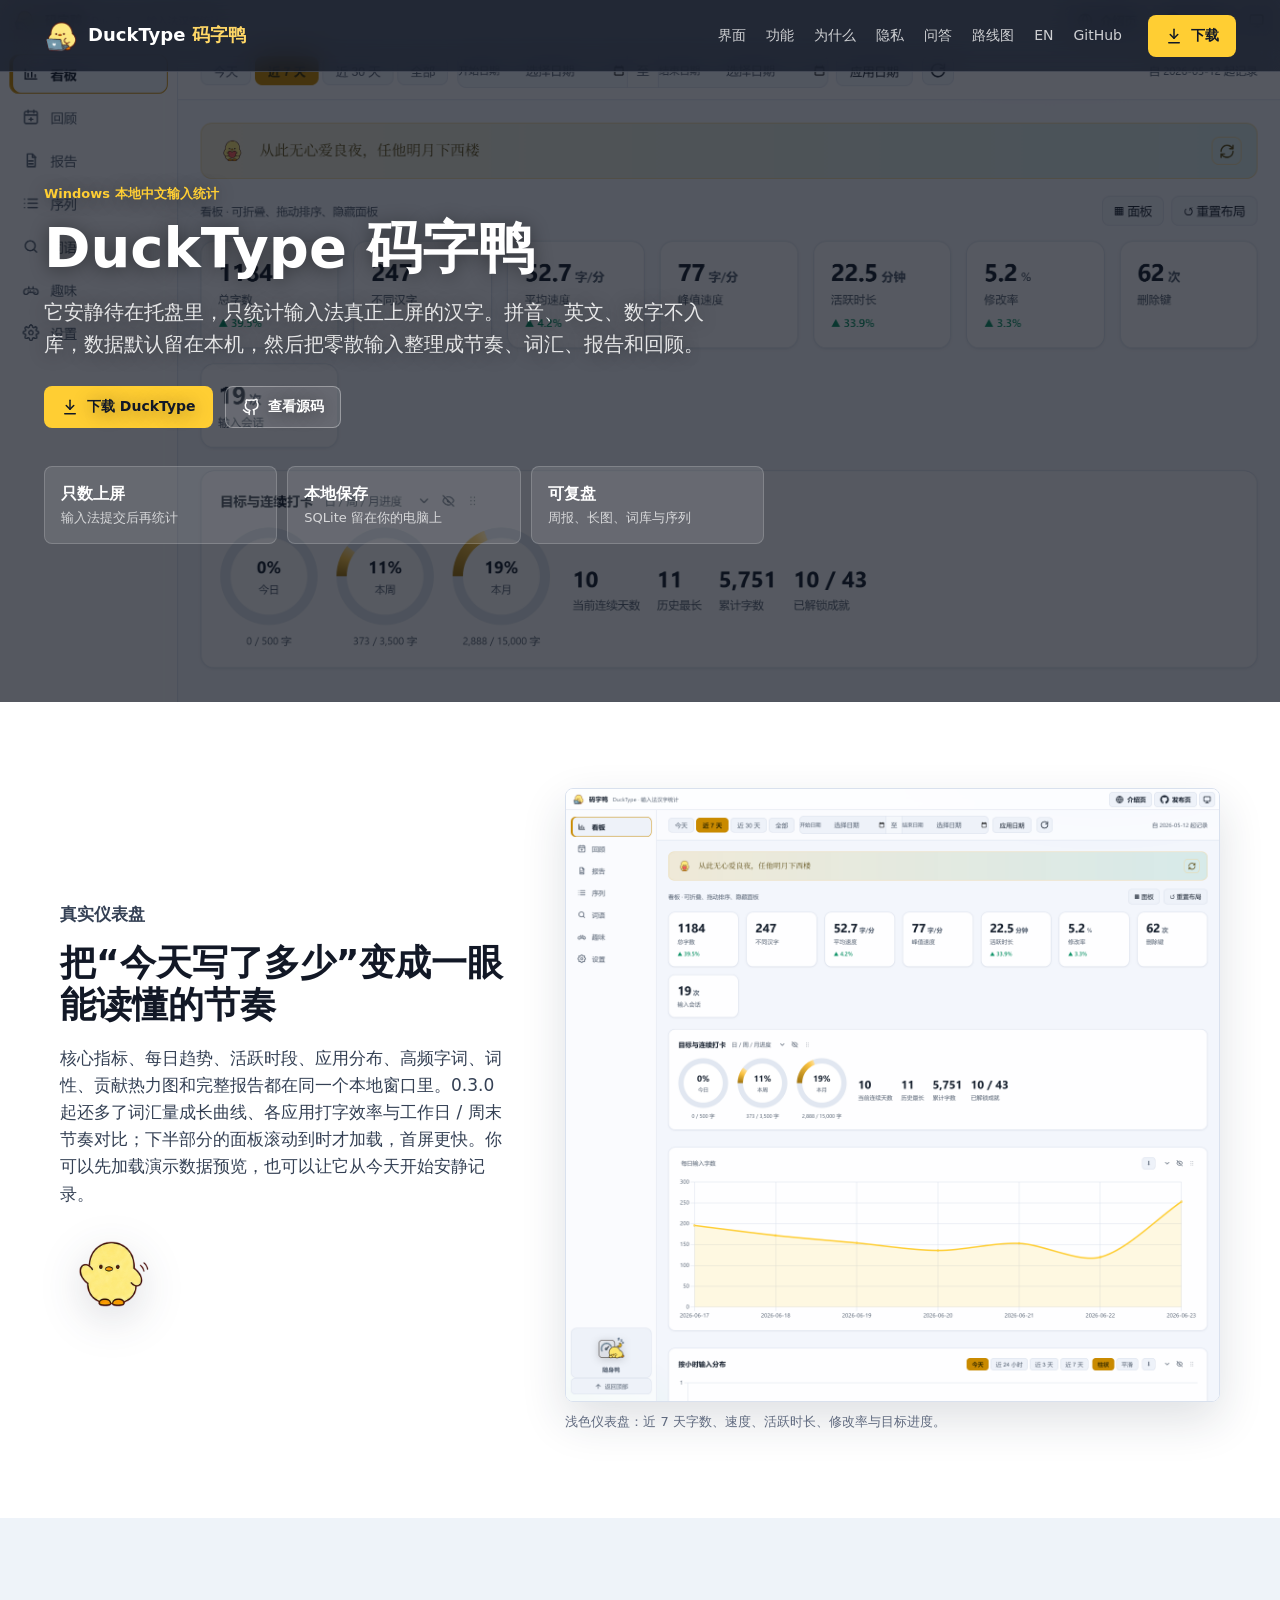
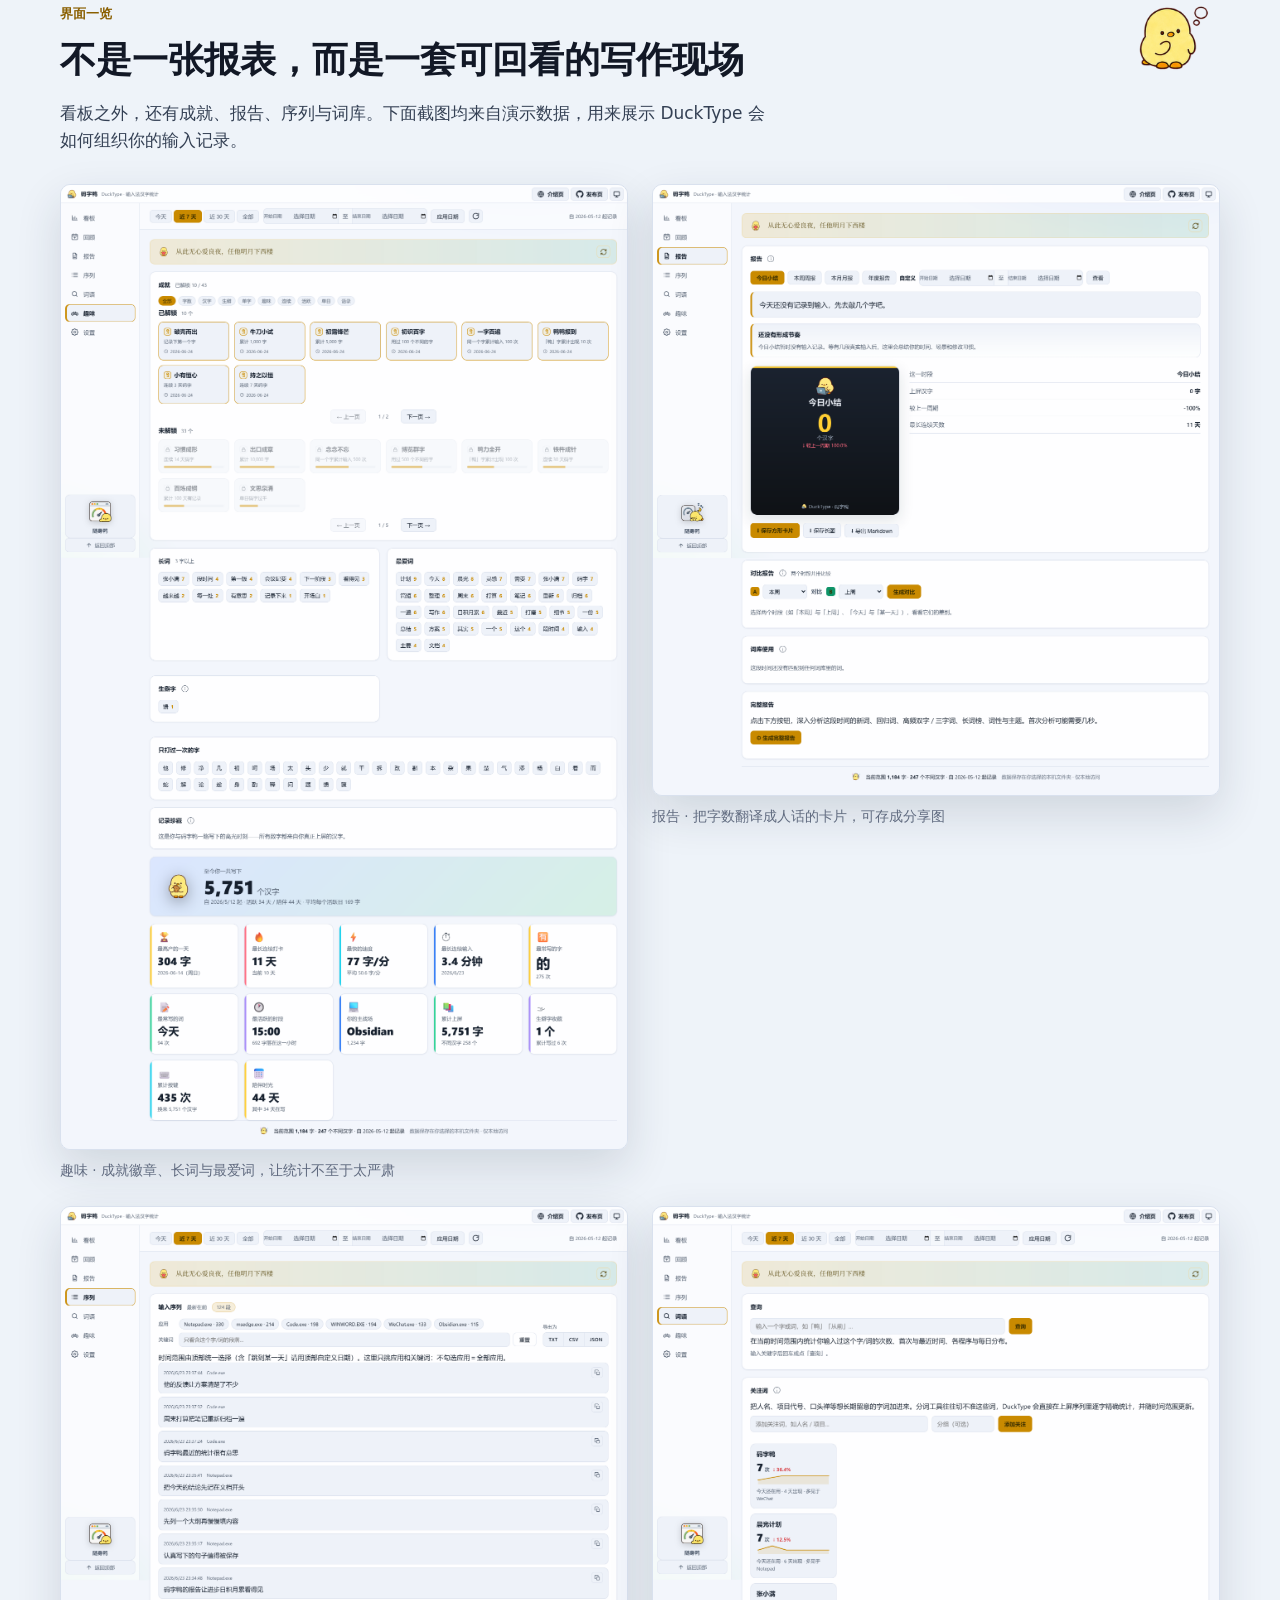
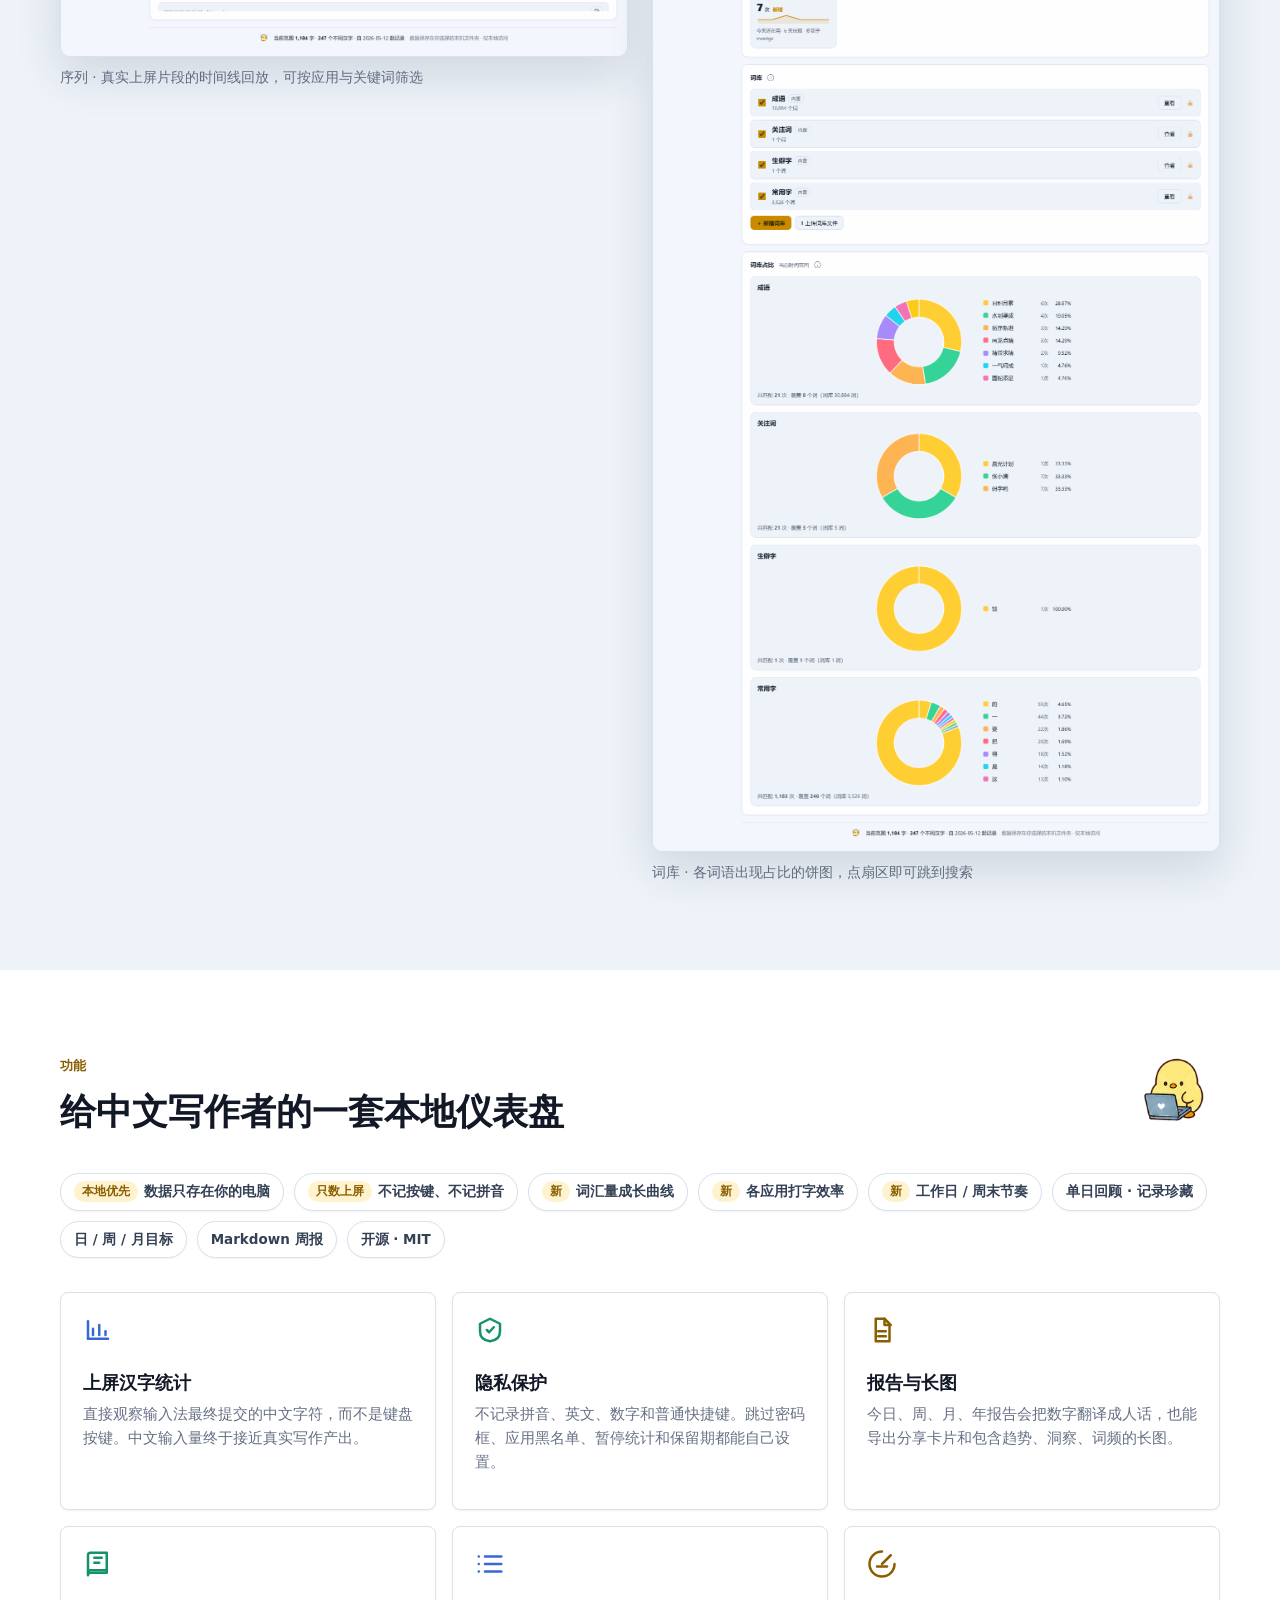
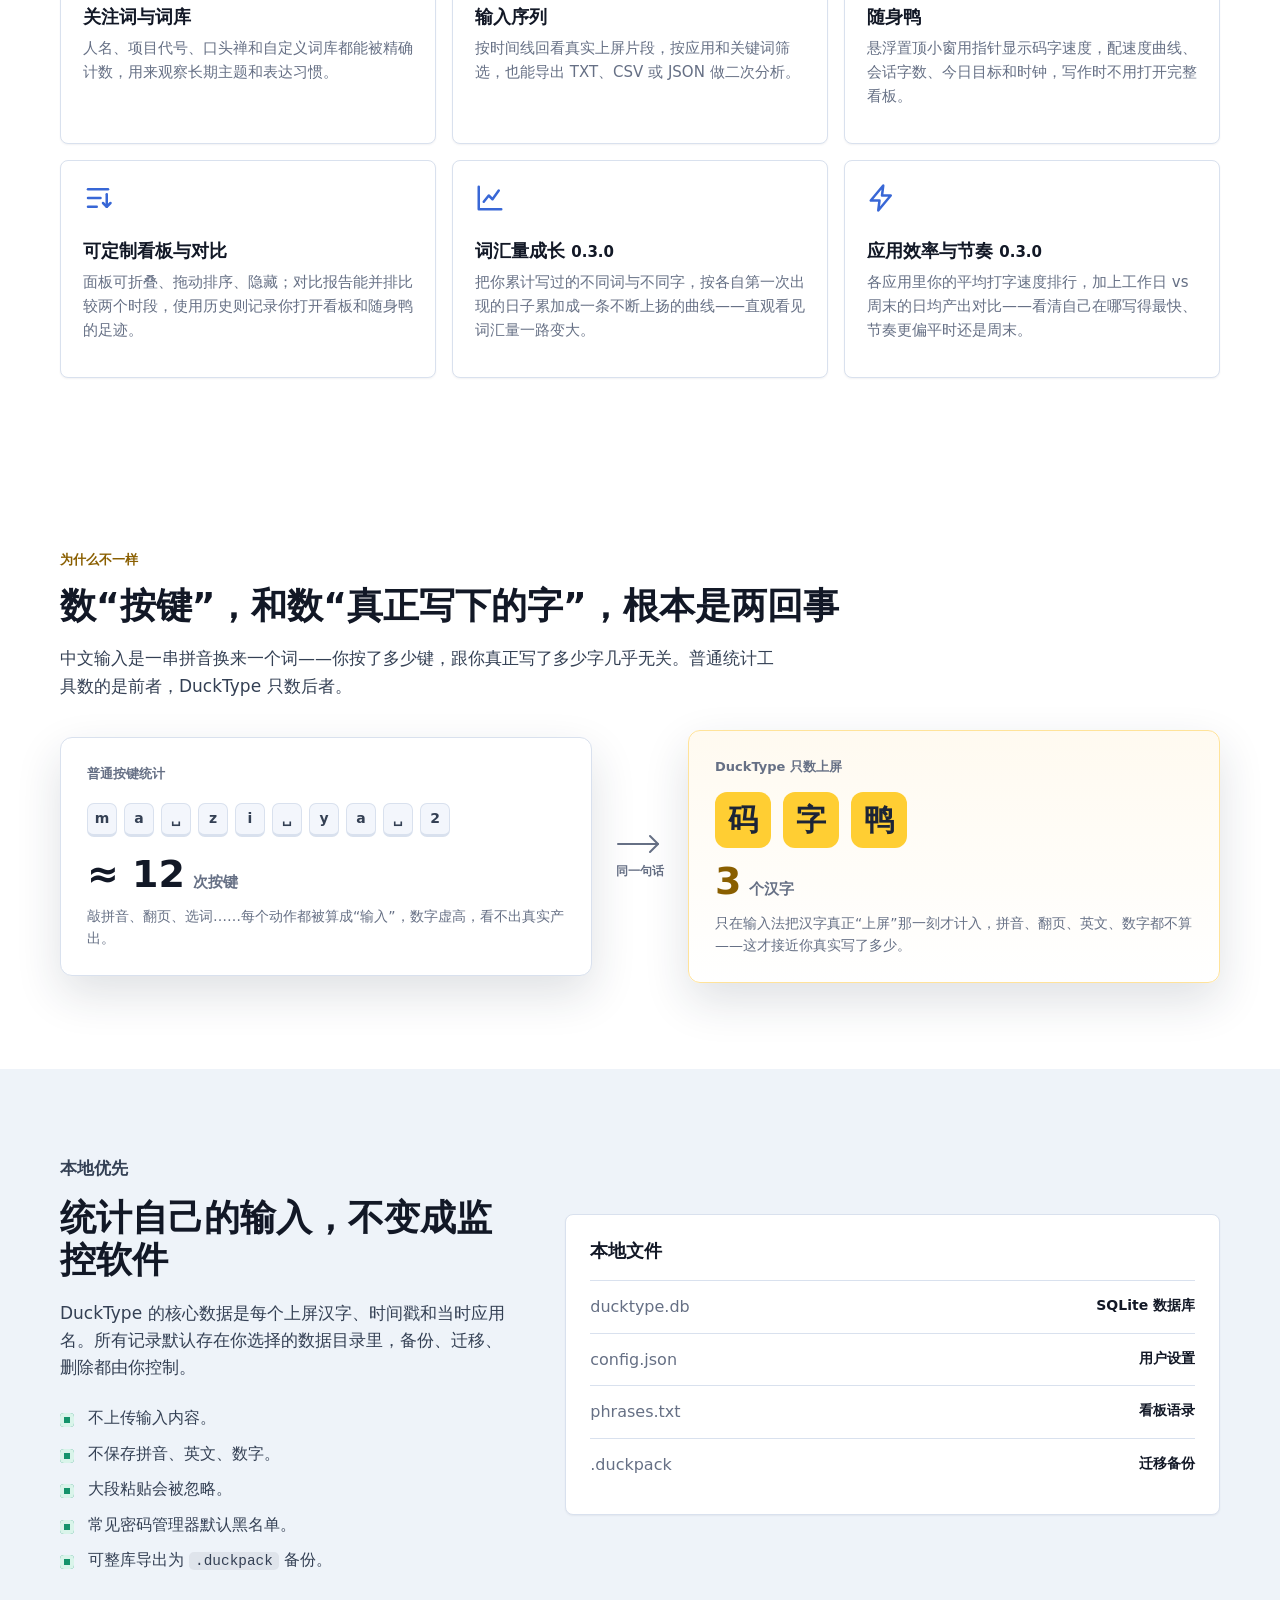
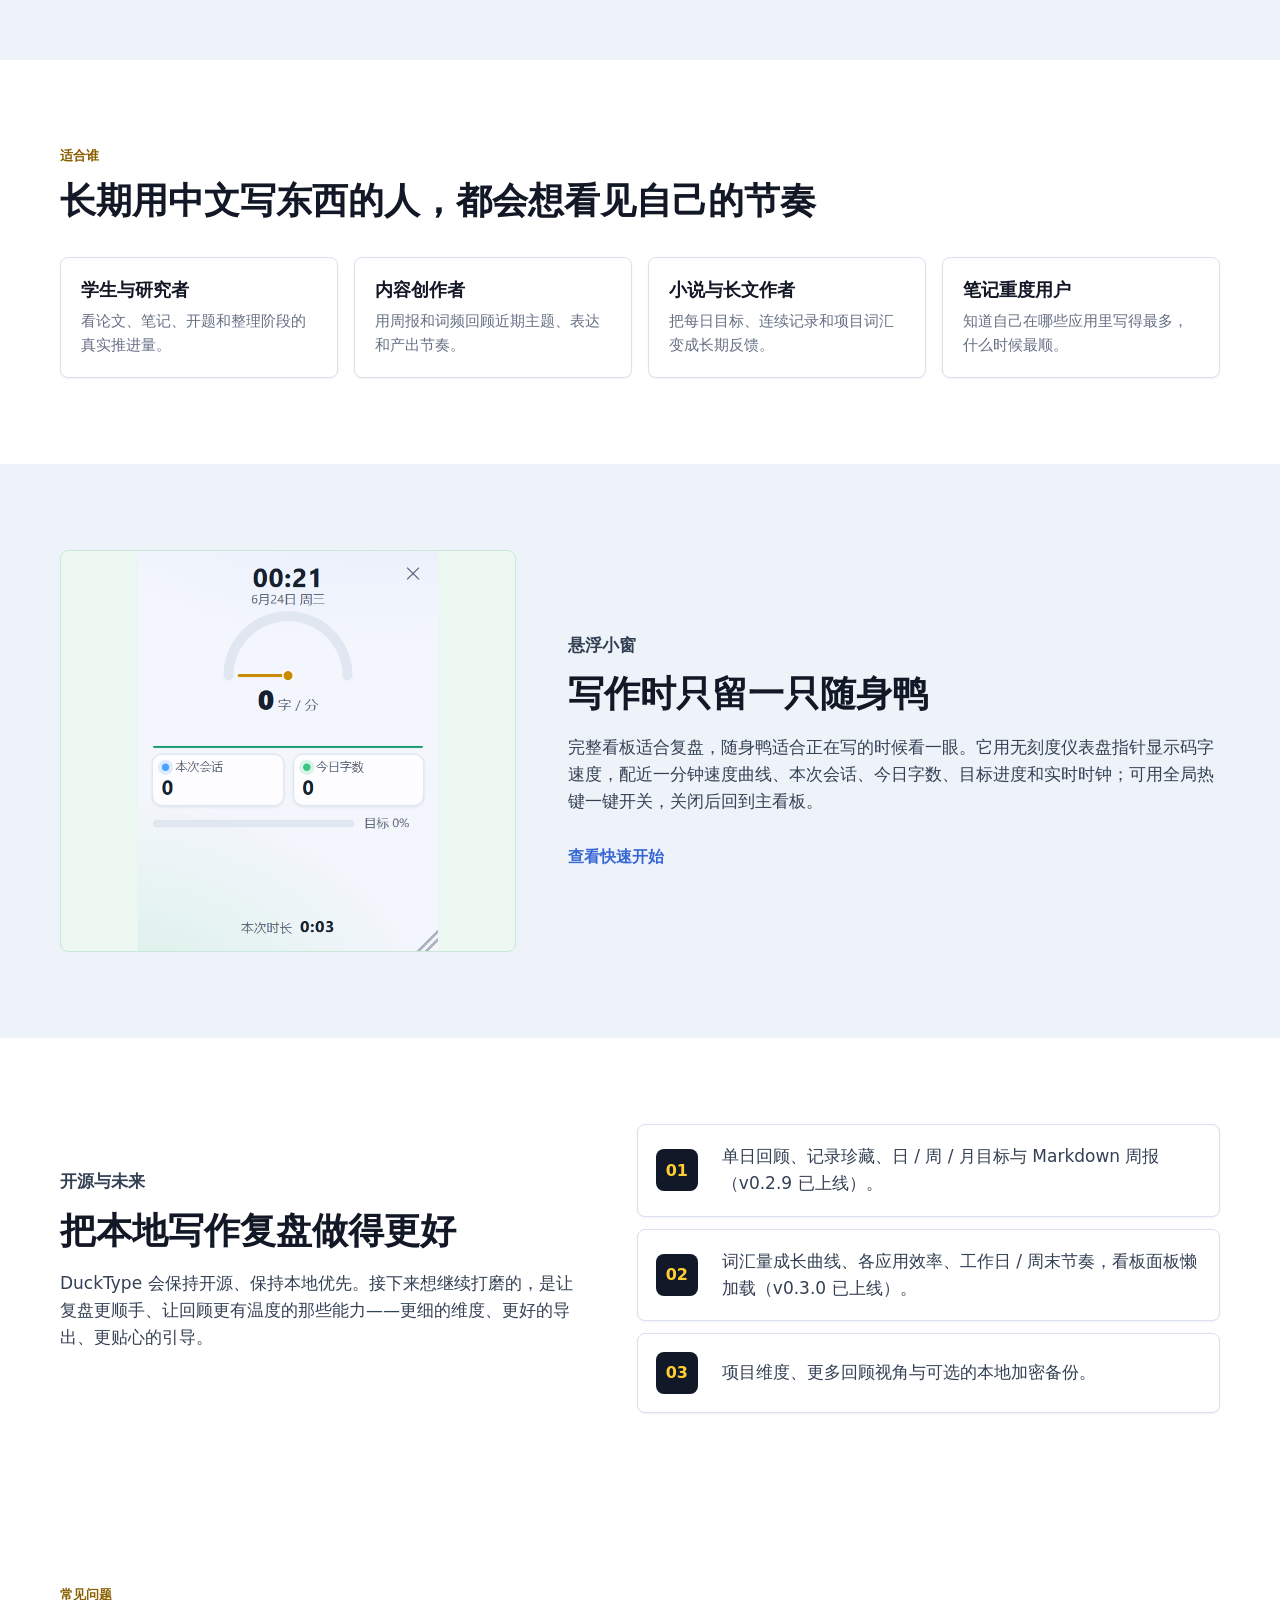
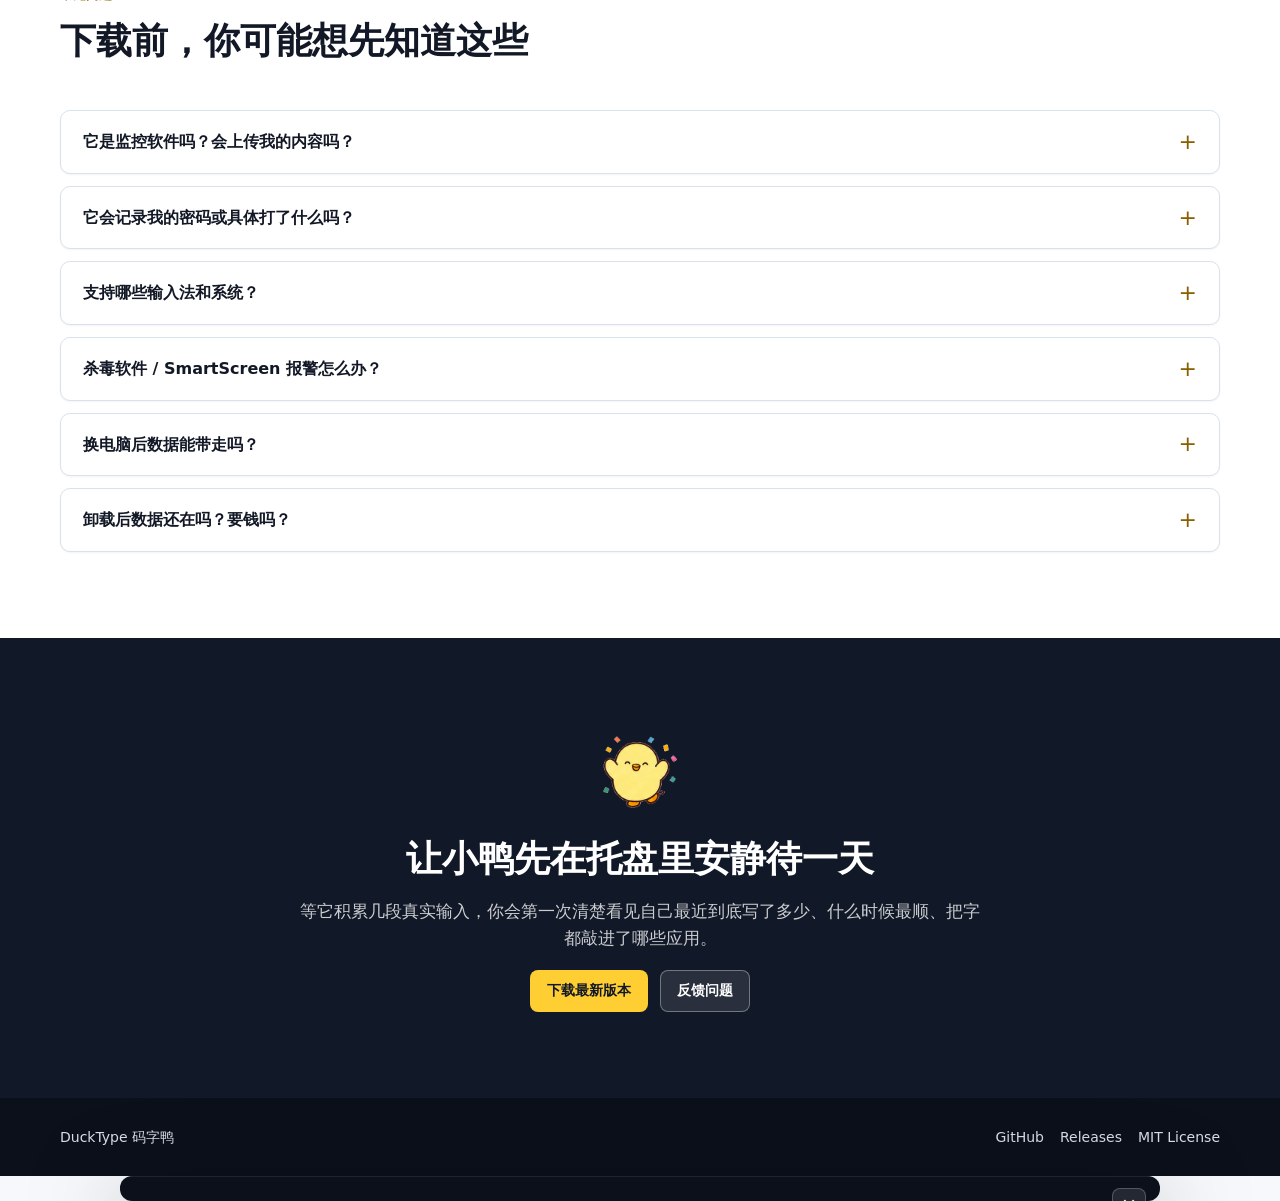
<file: index.html>
<!doctype html>
<html lang="zh-CN">
<head>
  <meta charset="utf-8">
  <meta name="viewport" content="width=device-width, initial-scale=1">
  <title>DuckType 码字鸭｜只统计真正上屏的中文汉字</title>
  <meta name="description" content="DuckType 码字鸭是一款 Windows 本地中文输入统计工具，只统计输入法真正上屏的汉字，把写作节奏、词汇、报告和回顾留在你自己的电脑上。">
  <meta property="og:title" content="DuckType 码字鸭">
  <meta property="og:description" content="只数真正上屏的中文汉字，本地保存，生成写作仪表盘、报告、词库和输入序列。">
  <meta property="og:image" content="assets/ducktype-dashboard.png">
  <meta name="theme-color" content="#111827">
  <link rel="icon" href="assets/duck.png">
  <link rel="stylesheet" href="styles.css">
</head>
<body>
  <header class="site-header" aria-label="站点导航">
    <a class="brand" href="#top" aria-label="DuckType 首页">
      <img src="assets/duck.png" alt="" width="34" height="34">
      <span>DuckType <b>码字鸭</b></span>
    </a>
    <nav class="nav-links" aria-label="主要导航">
      <a href="#gallery">界面</a>
      <a href="#features">功能</a>
      <a href="#why">为什么</a>
      <a href="#privacy">隐私</a>
      <a href="#faq">问答</a>
      <a href="#roadmap">路线图</a>
      <a href="en.html" hreflang="en">EN</a>
      <a href="https://github.com/x1324x5/Duck-Type" target="_blank" rel="noopener">GitHub</a>
    </nav>
    <a class="header-action" href="https://github.com/x1324x5/Duck-Type/releases" target="_blank" rel="noopener">
      <svg viewBox="0 0 24 24" aria-hidden="true"><path d="M12 3v12"/><path d="m7 10 5 5 5-5"/><path d="M5 21h14"/></svg>
      下载
    </a>
  </header>

  <main id="top">
    <section class="hero" aria-labelledby="hero-title">
      <div class="hero-content">
        <p class="eyebrow">Windows 本地中文输入统计</p>
        <h1 id="hero-title">DuckType 码字鸭</h1>
        <p class="hero-lede">它安静待在托盘里，只统计输入法真正上屏的汉字。拼音、英文、数字不入库，数据默认留在本机，然后把零散输入整理成节奏、词汇、报告和回顾。</p>
        <div class="hero-actions" aria-label="主要操作">
          <a class="button primary" href="https://github.com/x1324x5/Duck-Type/releases" target="_blank" rel="noopener">
            <svg viewBox="0 0 24 24" aria-hidden="true"><path d="M12 3v12"/><path d="m7 10 5 5 5-5"/><path d="M5 21h14"/></svg>
            下载 DuckType
          </a>
          <a class="button secondary" href="https://github.com/x1324x5/Duck-Type" target="_blank" rel="noopener">
            <svg viewBox="0 0 24 24" aria-hidden="true"><path d="M9 19c-5 1.5-5-2.5-7-3m14 6v-3.9a3.4 3.4 0 0 0-.9-2.6c3-.3 6.1-1.5 6.1-6.7a5.2 5.2 0 0 0-1.4-3.6 4.8 4.8 0 0 0-.1-3.6s-1.1-.3-3.6 1.4a12.4 12.4 0 0 0-6.6 0C7 2.3 5.9 2.6 5.9 2.6a4.8 4.8 0 0 0-.1 3.6 5.2 5.2 0 0 0-1.4 3.6c0 5.2 3.1 6.4 6.1 6.7a3.4 3.4 0 0 0-.9 2.6V22"/></svg>
            查看源码
          </a>
        </div>
        <dl class="hero-stats" aria-label="产品要点">
          <div><dt>只数上屏</dt><dd>输入法提交后再统计</dd></div>
          <div><dt>本地保存</dt><dd>SQLite 留在你的电脑上</dd></div>
          <div><dt>可复盘</dt><dd>周报、长图、词库与序列</dd></div>
        </dl>
      </div>
    </section>

    <section class="proof band" aria-labelledby="proof-title">
      <div class="section-inner proof-grid">
        <div class="proof-copy">
          <p class="section-kicker">真实仪表盘</p>
          <h2 id="proof-title">把“今天写了多少”变成一眼能读懂的节奏</h2>
          <p>核心指标、每日趋势、活跃时段、应用分布、高频字词、词性、贡献热力图和完整报告都在同一个本地窗口里。0.3.0 起还多了词汇量成长曲线、各应用打字效率与工作日 / 周末节奏对比；下半部分的面板滚动到时才加载，首屏更快。你可以先加载演示数据预览，也可以让它从今天开始安静记录。</p>
          <img class="duck-decor decor-wave" src="assets/duck-wave.svg" alt="" loading="lazy">
        </div>
        <figure class="screen pop-card">
          <a class="zoomable" href="assets/ducktype-dashboard.png" data-lightbox="DuckType 主看板：近 7 天字数、速度、活跃时长、修改率与目标进度">
            <img src="assets/ducktype-dashboard.png" alt="DuckType 码字鸭仪表盘截图">
            <span class="zoom-hint">点击查看大图</span>
          </a>
          <figcaption>浅色仪表盘：近 7 天字数、速度、活跃时长、修改率与目标进度。</figcaption>
        </figure>
      </div>
    </section>

    <section class="gallery band alt" id="gallery" aria-labelledby="gallery-title">
      <div class="section-inner">
        <div class="section-heading">
          <div>
            <p class="section-kicker">界面一览</p>
            <h2 id="gallery-title">不是一张报表，而是一套可回看的写作现场</h2>
          </div>
          <img class="duck-decor decor-think" src="assets/duck-think.svg" alt="" loading="lazy">
        </div>
        <p class="gallery-lede">看板之外，还有成就、报告、序列与词库。下面截图均来自演示数据，用来展示 DuckType 会如何组织你的输入记录。</p>
        <div class="gallery-grid">
          <figure>
            <a class="zoomable" href="assets/shot-fun.png" data-lightbox="趣味页：成就徽章、长词、最爱词和生僻字">
              <img src="assets/shot-fun.png" alt="趣味页：成就徽章、长词与最爱词" loading="lazy">
              <span class="zoom-hint">点击查看大图</span>
            </a>
            <figcaption>趣味 · 成就徽章、长词与最爱词，让统计不至于太严肃</figcaption>
          </figure>
          <figure>
            <a class="zoomable" href="assets/shot-report.png" data-lightbox="报告页：卡片叙事、对比报告与分享图">
              <img src="assets/shot-report.png" alt="报告页：卡片化叙事" loading="lazy">
              <span class="zoom-hint">点击查看大图</span>
            </a>
            <figcaption>报告 · 把字数翻译成人话的卡片，可存成分享图</figcaption>
          </figure>
          <figure>
            <a class="zoomable" href="assets/shot-sequence.png" data-lightbox="输入序列：真实上屏片段时间线">
              <img src="assets/shot-sequence.png" alt="输入序列：真实上屏片段时间线" loading="lazy">
              <span class="zoom-hint">点击查看大图</span>
            </a>
            <figcaption>序列 · 真实上屏片段的时间线回放，可按应用与关键词筛选</figcaption>
          </figure>
          <figure>
            <a class="zoomable" href="assets/shot-lexicon.png" data-lightbox="词库页：各词库命中占比与词语报告">
              <img src="assets/shot-lexicon.png" alt="词库占比饼图" loading="lazy">
              <span class="zoom-hint">点击查看大图</span>
            </a>
            <figcaption>词库 · 各词语出现占比的饼图，点扇区即可跳到搜索</figcaption>
          </figure>
        </div>
      </div>
    </section>

    <section class="features band" id="features" aria-labelledby="features-title">
      <div class="section-inner">
        <div class="section-heading">
          <div>
            <p class="section-kicker">功能</p>
            <h2 id="features-title">给中文写作者的一套本地仪表盘</h2>
          </div>
          <img class="duck-decor decor-coding" src="assets/duck-coding.svg" alt="" loading="lazy">
        </div>
        <ul class="info-chips" aria-label="功能速览">
          <li><b>本地优先</b>数据只存在你的电脑</li>
          <li><b>只数上屏</b>不记按键、不记拼音</li>
          <li><b>新</b>词汇量成长曲线</li>
          <li><b>新</b>各应用打字效率</li>
          <li><b>新</b>工作日 / 周末节奏</li>
          <li>单日回顾 · 记录珍藏</li>
          <li>日 / 周 / 月目标</li>
          <li>Markdown 周报</li>
          <li>开源 · MIT</li>
        </ul>
        <div class="feature-grid">
          <article class="feature-card">
            <svg viewBox="0 0 24 24" aria-hidden="true"><path d="M4 19V5"/><path d="M4 19h16"/><path d="M8 16v-5"/><path d="M13 16V8"/><path d="M18 16v-3"/></svg>
            <h3>上屏汉字统计</h3>
            <p>直接观察输入法最终提交的中文字符，而不是键盘按键。中文输入量终于接近真实写作产出。</p>
          </article>
          <article class="feature-card">
            <svg viewBox="0 0 24 24" aria-hidden="true"><path d="M12 3 4 7v6c0 5 3.5 7.5 8 8 4.5-.5 8-3 8-8V7z"/><path d="m9.5 12 1.8 1.8 3.7-4"/></svg>
            <h3>隐私保护</h3>
            <p>不记录拼音、英文、数字和普通快捷键。跳过密码框、应用黑名单、暂停统计和保留期都能自己设置。</p>
          </article>
          <article class="feature-card">
            <svg viewBox="0 0 24 24" aria-hidden="true"><path d="M7 3h7l4 4v14H7z"/><path d="M14 3v5h5"/><path d="M9 13h6"/><path d="M9 17h6"/></svg>
            <h3>报告与长图</h3>
            <p>今日、周、月、年报告会把数字翻译成人话，也能导出分享卡片和包含趋势、洞察、词频的长图。</p>
          </article>
          <article class="feature-card">
            <svg viewBox="0 0 24 24" aria-hidden="true"><path d="M4 5a2 2 0 0 1 2-2h13v16H6a2 2 0 0 0-2 2z"/><path d="M19 17H6a2 2 0 0 0-2 2"/><path d="M9 7h6"/><path d="M9 11h4"/></svg>
            <h3>关注词与词库</h3>
            <p>人名、项目代号、口头禅和自定义词库都能被精确计数，用来观察长期主题和表达习惯。</p>
          </article>
          <article class="feature-card">
            <svg viewBox="0 0 24 24" aria-hidden="true"><path d="M8 6h13"/><path d="M8 12h13"/><path d="M8 18h13"/><path d="M3 6h.01"/><path d="M3 12h.01"/><path d="M3 18h.01"/></svg>
            <h3>输入序列</h3>
            <p>按时间线回看真实上屏片段，按应用和关键词筛选，也能导出 TXT、CSV 或 JSON 做二次分析。</p>
          </article>
          <article class="feature-card">
            <svg viewBox="0 0 24 24" aria-hidden="true"><path d="M12 2a10 10 0 1 0 10 10"/><path d="M12 12 19 5"/><path d="M8 14h8"/></svg>
            <h3>随身鸭</h3>
            <p>悬浮置顶小窗用指针显示码字速度，配速度曲线、会话字数、今日目标和时钟，写作时不用打开完整看板。</p>
          </article>
          <article class="feature-card">
            <svg viewBox="0 0 24 24" aria-hidden="true"><path d="M4 5h16"/><path d="M4 12h10"/><path d="M4 19h7"/><path d="M16 16l3 3 3-3"/><path d="M19 19V9"/></svg>
            <h3>可定制看板与对比</h3>
            <p>面板可折叠、拖动排序、隐藏；对比报告能并排比较两个时段，使用历史则记录你打开看板和随身鸭的足迹。</p>
          </article>
          <article class="feature-card">
            <svg viewBox="0 0 24 24" aria-hidden="true"><path d="M3 3v18h18"/><path d="M7 15l4-5 3 3 5-7"/></svg>
            <h3>词汇量成长 <small>0.3.0</small></h3>
            <p>把你累计写过的不同词与不同字，按各自第一次出现的日子累加成一条不断上扬的曲线——直观看见词汇量一路变大。</p>
          </article>
          <article class="feature-card">
            <svg viewBox="0 0 24 24" aria-hidden="true"><path d="M13 2 3 14h7l-1 8 10-12h-7z"/></svg>
            <h3>应用效率与节奏 <small>0.3.0</small></h3>
            <p>各应用里你的平均打字速度排行，加上工作日 vs 周末的日均产出对比——看清自己在哪写得最快、节奏更偏平时还是周末。</p>
          </article>
        </div>
      </div>
    </section>

    <section class="compare band" id="why" aria-labelledby="compare-title">
      <div class="section-inner">
        <div class="section-heading">
          <div>
            <p class="section-kicker">为什么不一样</p>
            <h2 id="compare-title">数“按键”，和数“真正写下的字”，根本是两回事</h2>
          </div>
        </div>
        <p class="gallery-lede">中文输入是一串拼音换来一个词——你按了多少键，跟你真正写了多少字几乎无关。普通统计工具数的是前者，DuckType 只数后者。</p>
        <div class="vs">
          <div class="vs-card vs-keys">
            <div class="vs-tag">普通按键统计</div>
            <div class="vs-keys-row" aria-hidden="true">
              <span>m</span><span>a</span><span>␣</span><span>z</span><span>i</span><span>␣</span><span>y</span><span>a</span><span>␣</span><span>2</span>
            </div>
            <div class="vs-num">≈ 12<small>次按键</small></div>
            <p class="vs-note">敲拼音、翻页、选词……每个动作都被算成“输入”，数字虚高，看不出真实产出。</p>
          </div>
          <div class="vs-arrow" aria-hidden="true">
            <svg viewBox="0 0 48 24"><path d="M2 12h40"/><path d="m34 4 8 8-8 8"/></svg>
            <span>同一句话</span>
          </div>
          <div class="vs-card vs-chars">
            <div class="vs-tag">DuckType 只数上屏</div>
            <div class="vs-chars-row">
              <b>码</b><b>字</b><b>鸭</b>
            </div>
            <div class="vs-num accent">3<small>个汉字</small></div>
            <p class="vs-note">只在输入法把汉字真正“上屏”那一刻才计入，拼音、翻页、英文、数字都不算——这才接近你真实写了多少。</p>
          </div>
        </div>
      </div>
    </section>

    <section class="privacy band alt" id="privacy" aria-labelledby="privacy-title">
      <div class="section-inner privacy-layout">
        <div>
          <p class="section-kicker">本地优先</p>
          <h2 id="privacy-title">统计自己的输入，不变成监控软件</h2>
          <p>DuckType 的核心数据是每个上屏汉字、时间戳和当时应用名。所有记录默认存在你选择的数据目录里，备份、迁移、删除都由你控制。</p>
          <ul class="check-list">
            <li>不上传输入内容。</li>
            <li>不保存拼音、英文、数字。</li>
            <li>大段粘贴会被忽略。</li>
            <li>常见密码管理器默认黑名单。</li>
            <li>可整库导出为 <code>.duckpack</code> 备份。</li>
          </ul>
        </div>
        <aside class="privacy-panel" aria-label="本地数据结构">
          <h3>本地文件</h3>
          <div class="file-row"><span>ducktype.db</span><b>SQLite 数据库</b></div>
          <div class="file-row"><span>config.json</span><b>用户设置</b></div>
          <div class="file-row"><span>phrases.txt</span><b>看板语录</b></div>
          <div class="file-row"><span>.duckpack</span><b>迁移备份</b></div>
        </aside>
      </div>
    </section>

    <section class="audience band" aria-labelledby="audience-title">
      <div class="section-inner">
        <p class="section-kicker">适合谁</p>
        <h2 id="audience-title">长期用中文写东西的人，都会想看见自己的节奏</h2>
        <div class="audience-grid">
          <article><h3>学生与研究者</h3><p>看论文、笔记、开题和整理阶段的真实推进量。</p></article>
          <article><h3>内容创作者</h3><p>用周报和词频回顾近期主题、表达和产出节奏。</p></article>
          <article><h3>小说与长文作者</h3><p>把每日目标、连续记录和项目词汇变成长期反馈。</p></article>
          <article><h3>笔记重度用户</h3><p>知道自己在哪些应用里写得最多，什么时候最顺。</p></article>
        </div>
      </div>
    </section>

    <section class="mini band alt" aria-labelledby="mini-title">
      <div class="section-inner mini-layout">
        <figure class="mini-art">
          <img src="assets/mini-counter.png" alt="DuckType 随身鸭插画">
        </figure>
        <div>
          <p class="section-kicker">悬浮小窗</p>
          <h2 id="mini-title">写作时只留一只随身鸭</h2>
          <p>完整看板适合复盘，随身鸭适合正在写的时候看一眼。它用无刻度仪表盘指针显示码字速度，配近一分钟速度曲线、本次会话、今日字数、目标进度和实时时钟；可用全局热键一键开关，关闭后回到主看板。</p>
          <a class="text-link" href="https://github.com/x1324x5/Duck-Type#快速开始" target="_blank" rel="noopener">查看快速开始</a>
        </div>
      </div>
    </section>

    <section class="roadmap band" id="roadmap" aria-labelledby="roadmap-title">
      <div class="section-inner roadmap-grid">
        <div>
          <p class="section-kicker">开源与未来</p>
          <h2 id="roadmap-title">把本地写作复盘做得更好</h2>
          <p>DuckType 会保持开源、保持本地优先。接下来想继续打磨的，是让复盘更顺手、让回顾更有温度的那些能力——更细的维度、更好的导出、更贴心的引导。</p>
        </div>
        <div class="roadmap-list">
          <div><span>01</span><p>单日回顾、记录珍藏、日 / 周 / 月目标与 Markdown 周报（v0.2.9 已上线）。</p></div>
          <div><span>02</span><p>词汇量成长曲线、各应用效率、工作日 / 周末节奏，看板面板懒加载（v0.3.0 已上线）。</p></div>
          <div><span>03</span><p>项目维度、更多回顾视角与可选的本地加密备份。</p></div>
        </div>
      </div>
    </section>

    <section class="faq band" id="faq" aria-labelledby="faq-title">
      <div class="section-inner">
        <div class="section-heading">
          <div>
            <p class="section-kicker">常见问题</p>
            <h2 id="faq-title">下载前，你可能想先知道这些</h2>
          </div>
        </div>
        <div class="faq-list">
          <details>
            <summary>它是监控软件吗？会上传我的内容吗？</summary>
            <p>不会。DuckType 不联网、不上传任何输入内容。它只在本机记录“每个上屏汉字 + 时间 + 当时的应用名”，所有数据都存在你自己选的文件夹里，删除、备份、迁移都由你决定。</p>
          </details>
          <details>
            <summary>它会记录我的密码或具体打了什么吗？</summary>
            <p>拼音、英文、数字都不入库；大段粘贴会被自动忽略；常见密码管理器默认在黑名单里，密码输入框也会跳过。你可以再自行添加不想统计的程序，或随时暂停。</p>
          </details>
          <details>
            <summary>支持哪些输入法和系统？</summary>
            <p>目前是 Windows 专属。它对接系统的文本服务框架（TSF）来捕捉上屏汉字，主流拼音 / 五笔等输入法都适用；经典输入框还有一套兜底方案。</p>
          </details>
          <details>
            <summary>杀毒软件 / SmartScreen 报警怎么办？</summary>
            <p>安装包目前<b>未做数字签名</b>，Windows SmartScreen 可能弹出“Windows 已保护你的电脑 / 未知发布者”。这不代表有病毒，只是还没买代码签名证书、也还没积累下载声誉。放行：在弹窗里点“<b>更多信息 → 仍要运行</b>”。想再确认文件完整，可用每个 Release 附带的 <b>SHA-256</b> 校验值比对（<code>Get-FileHash .\DuckType.exe -Algorithm SHA256</code>），并只从官方 Releases 页下载。介意的话也可以从源码自行构建。</p>
          </details>
          <details>
            <summary>换电脑后数据能带走吗？</summary>
            <p>可以。在「设置 → 数据管理」里把整库导出成一个 <code>.duckpack</code> 文件，到新电脑导入即可，统计、词库、目标都会一并迁移。</p>
          </details>
          <details>
            <summary>卸载后数据还在吗？要钱吗？</summary>
            <p>数据在你选择的本地文件夹里，卸载程序不会动它，确认不需要可手动删除。软件本身完全免费、开源（MIT 协议）。</p>
          </details>
        </div>
      </div>
    </section>

    <section class="cta band" aria-labelledby="cta-title">
      <div class="section-inner cta-inner">
        <img src="assets/duck-celebrate.svg" alt="" width="96" height="96">
        <h2 id="cta-title">让小鸭先在托盘里安静待一天</h2>
        <p>等它积累几段真实输入，你会第一次清楚看见自己最近到底写了多少、什么时候最顺、把字都敲进了哪些应用。</p>
        <div class="hero-actions">
          <a class="button primary" href="https://github.com/x1324x5/Duck-Type/releases" target="_blank" rel="noopener">下载最新版本</a>
          <a class="button secondary" href="https://github.com/x1324x5/Duck-Type/issues" target="_blank" rel="noopener">反馈问题</a>
        </div>
      </div>
    </section>
  </main>

  <footer class="site-footer">
    <div class="section-inner footer-inner">
      <span>DuckType 码字鸭</span>
      <div>
        <a href="https://github.com/x1324x5/Duck-Type" target="_blank" rel="noopener">GitHub</a>
        <a href="https://github.com/x1324x5/Duck-Type/releases" target="_blank" rel="noopener">Releases</a>
        <a href="https://github.com/x1324x5/Duck-Type/blob/main/LICENSE" target="_blank" rel="noopener">MIT License</a>
      </div>
    </div>
  </footer>
  <dialog class="lightbox" id="lightbox" aria-label="截图大图预览">
    <button class="lightbox-close" type="button" aria-label="关闭大图">×</button>
    <div class="lightbox-scroll">
      <img id="lightbox-img" alt="">
    </div>
    <p id="lightbox-caption"></p>
  </dialog>
  <script src="site.js"></script>
</body>
</html>
</file>
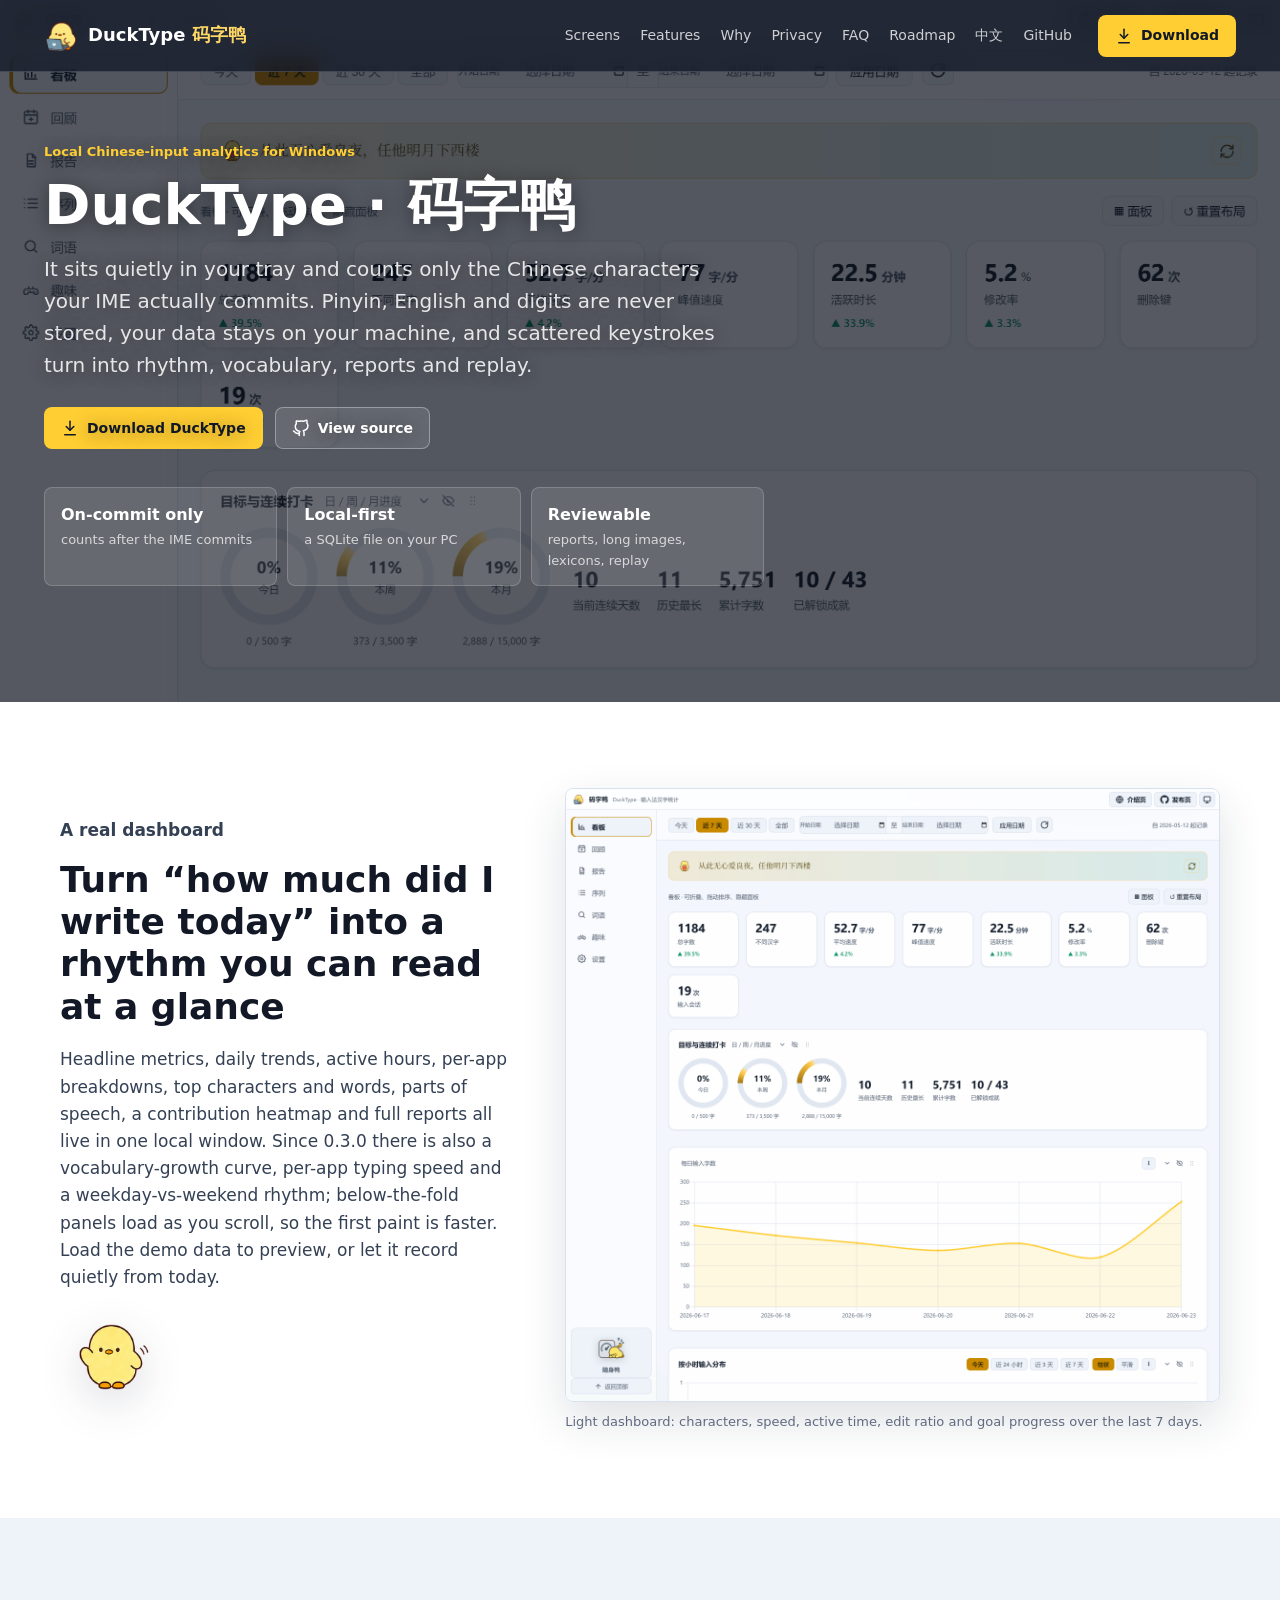
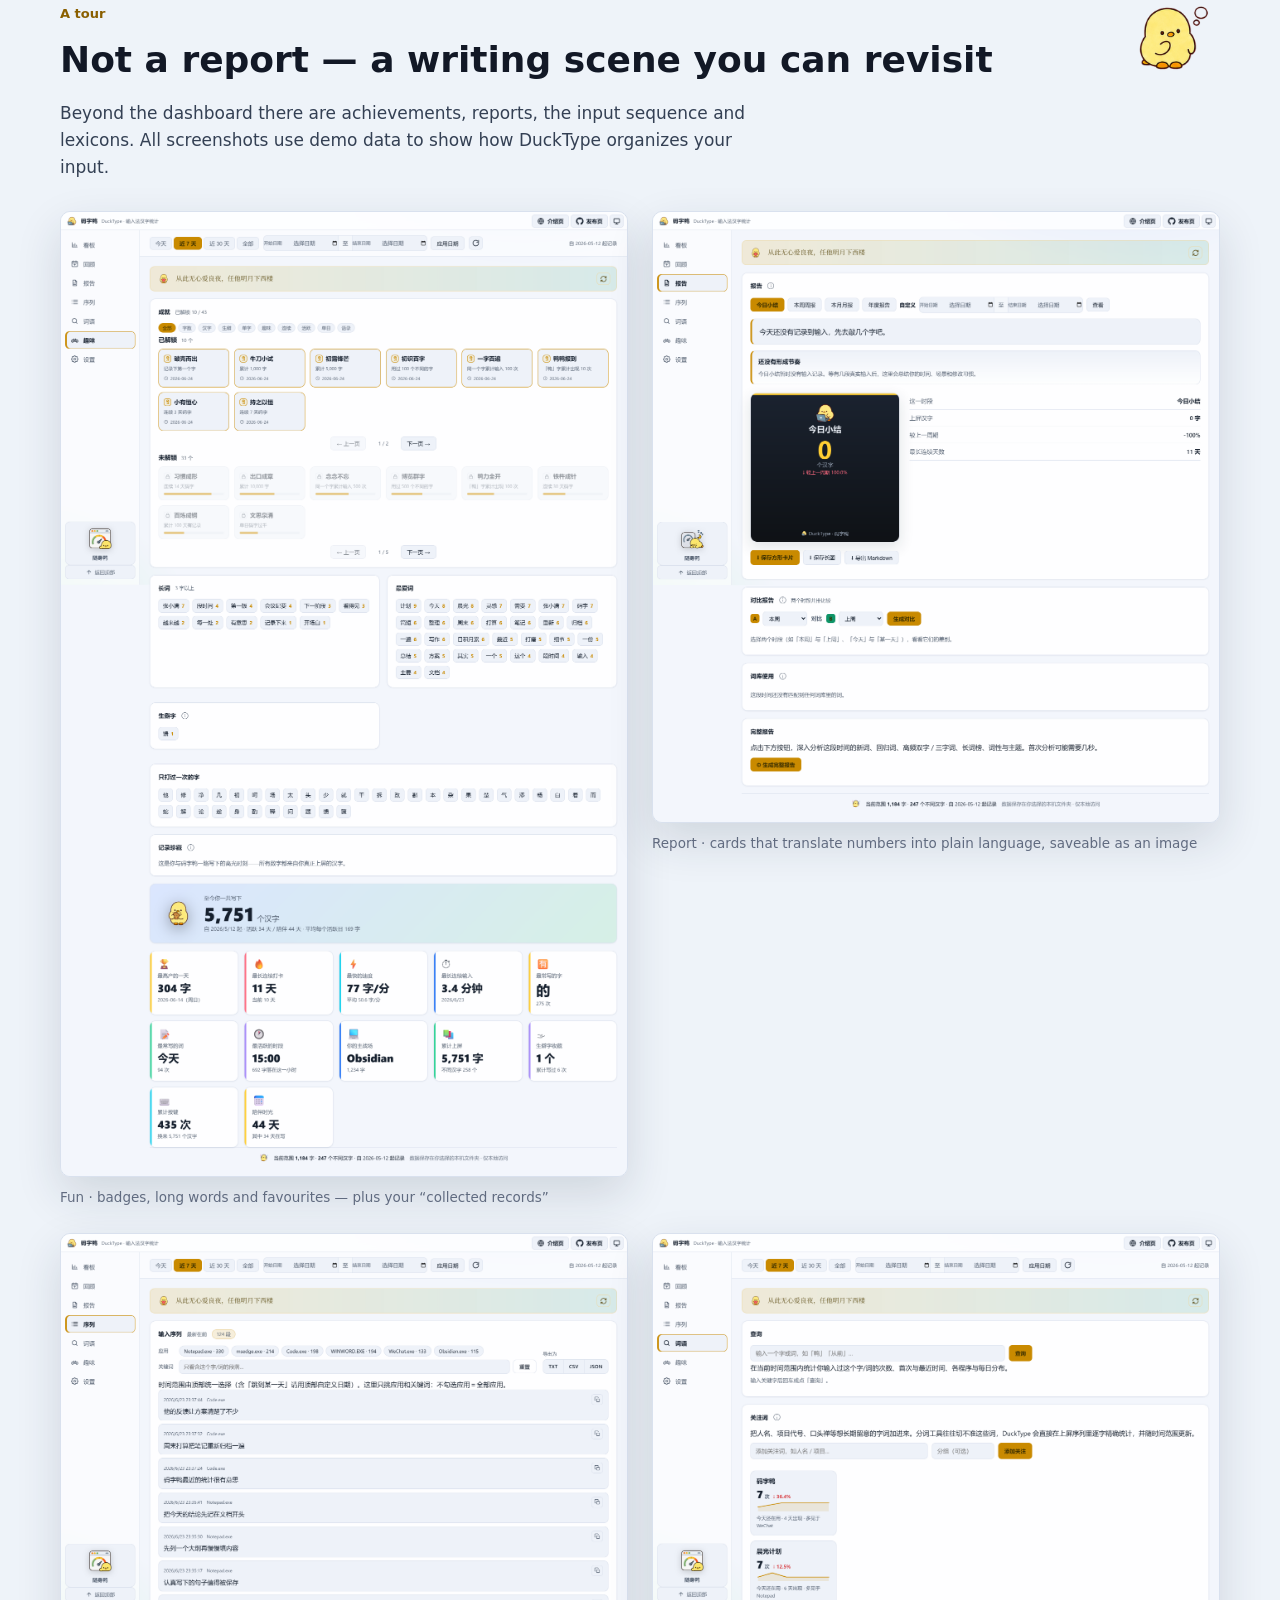
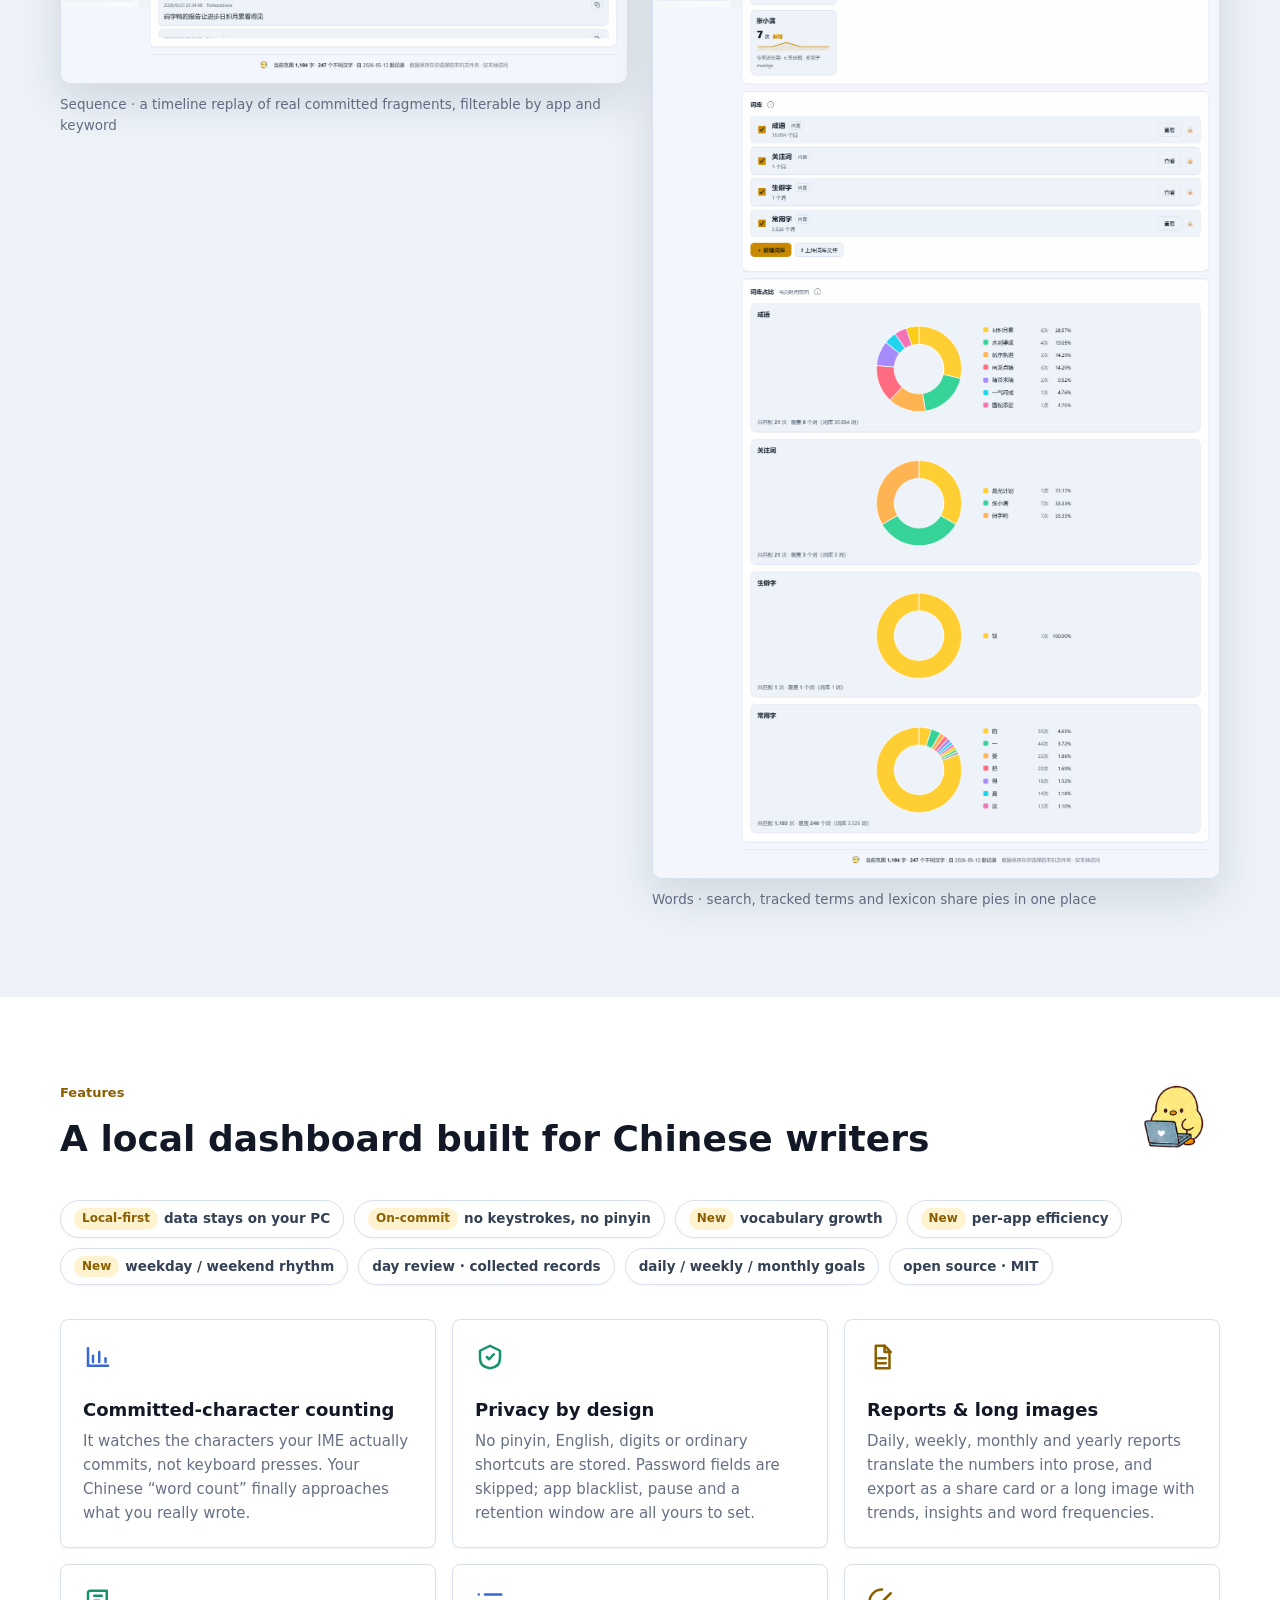
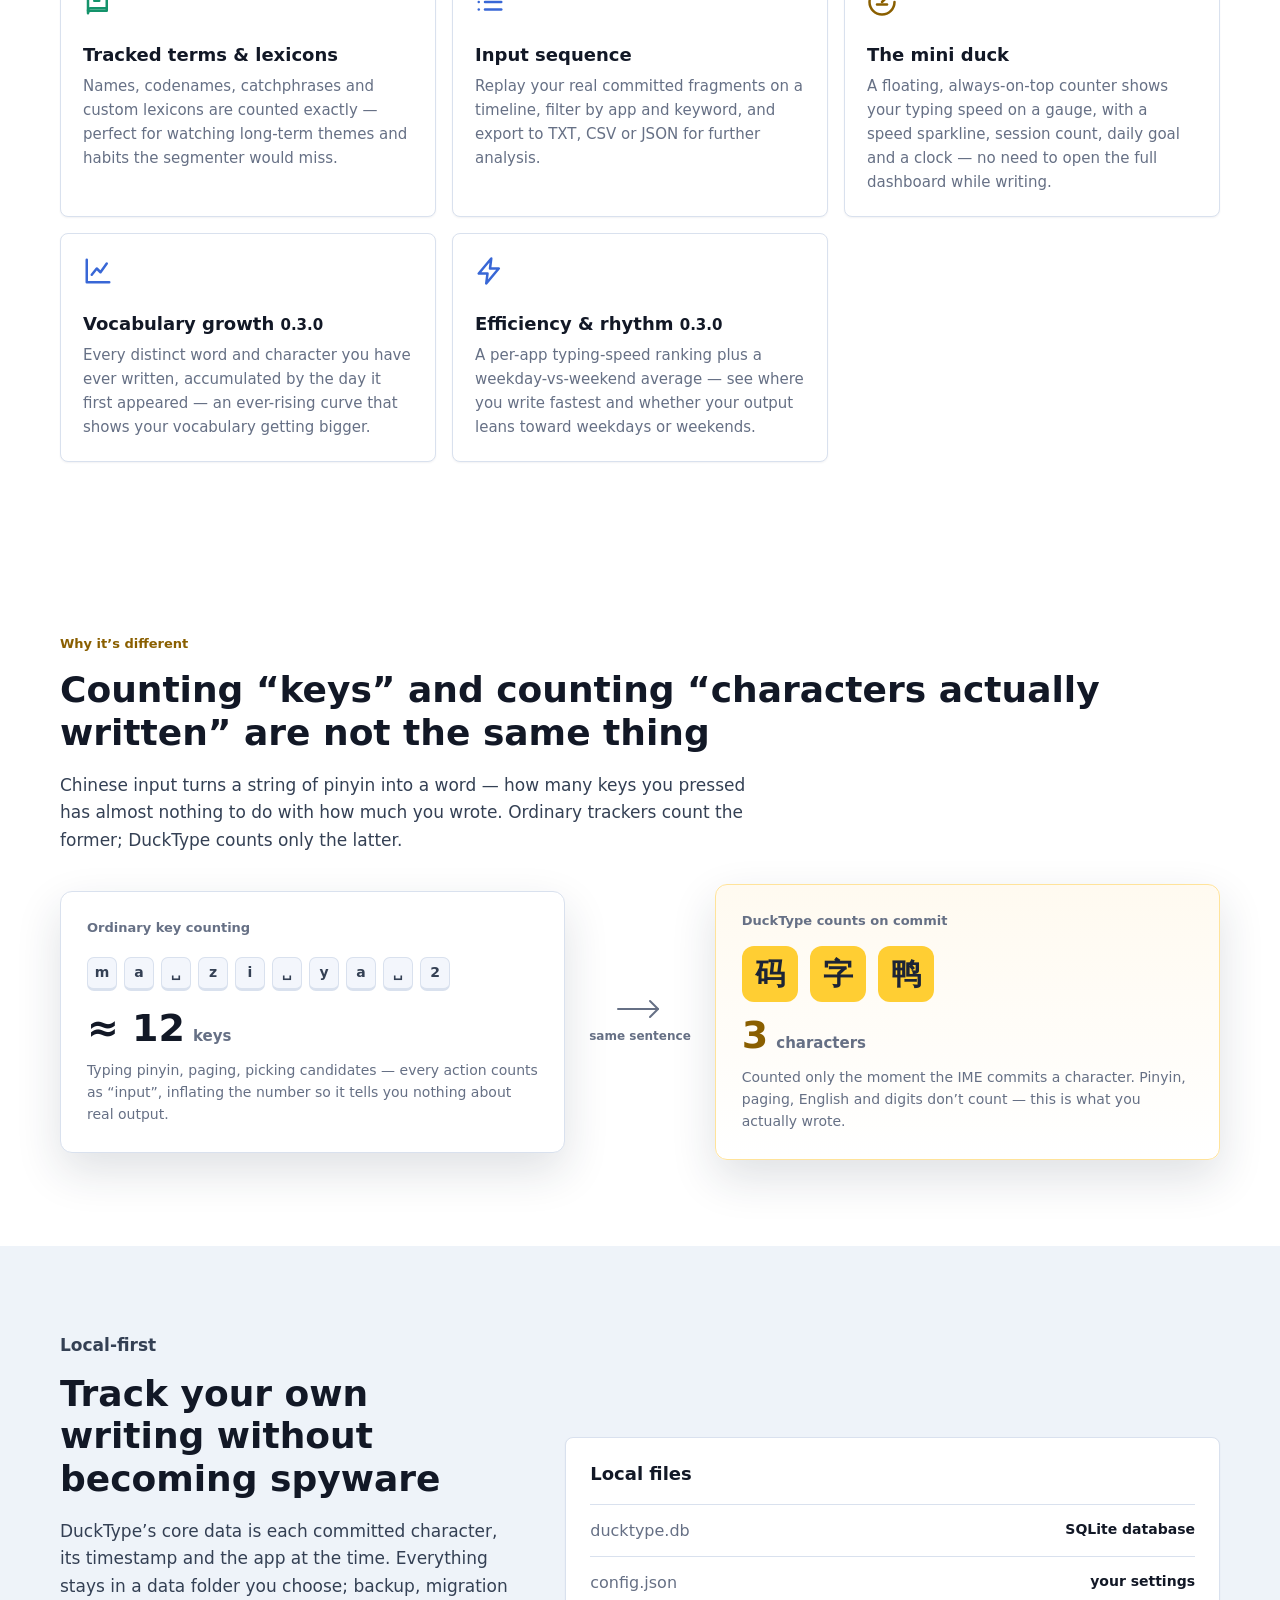
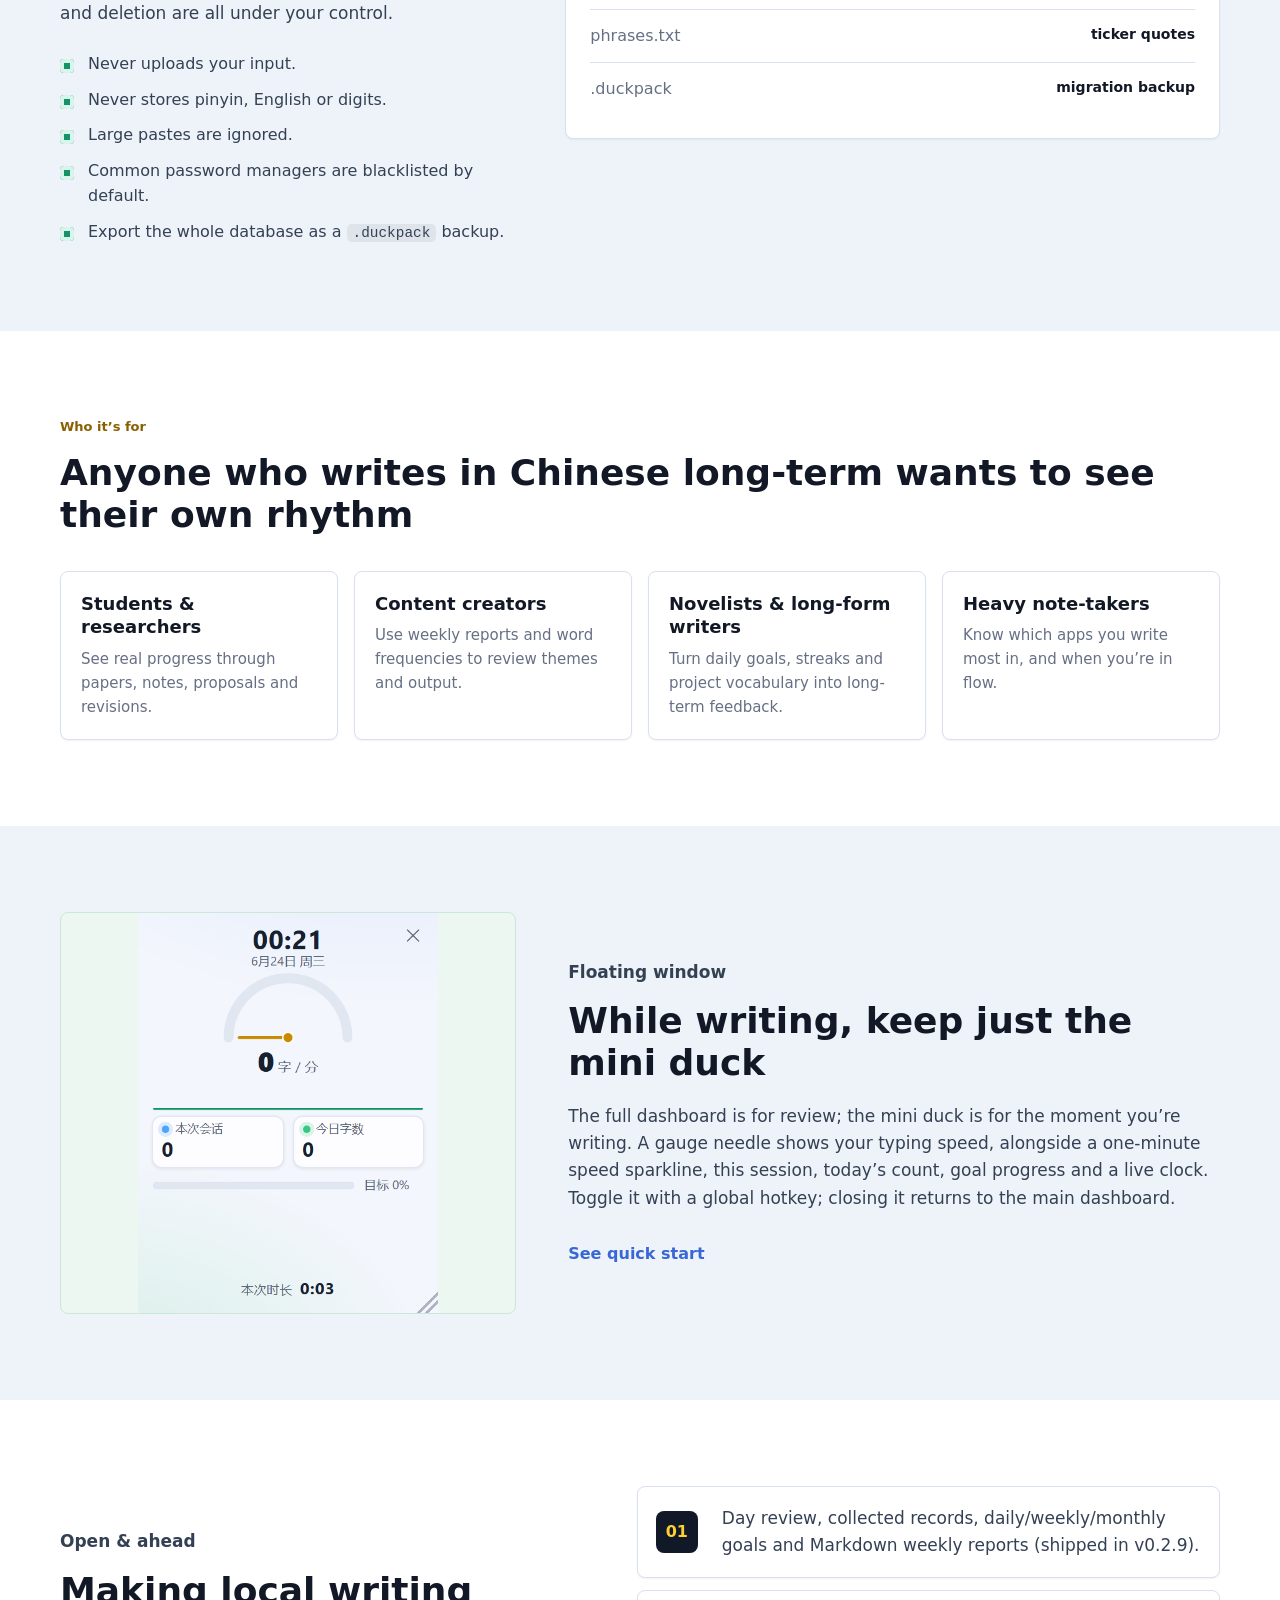
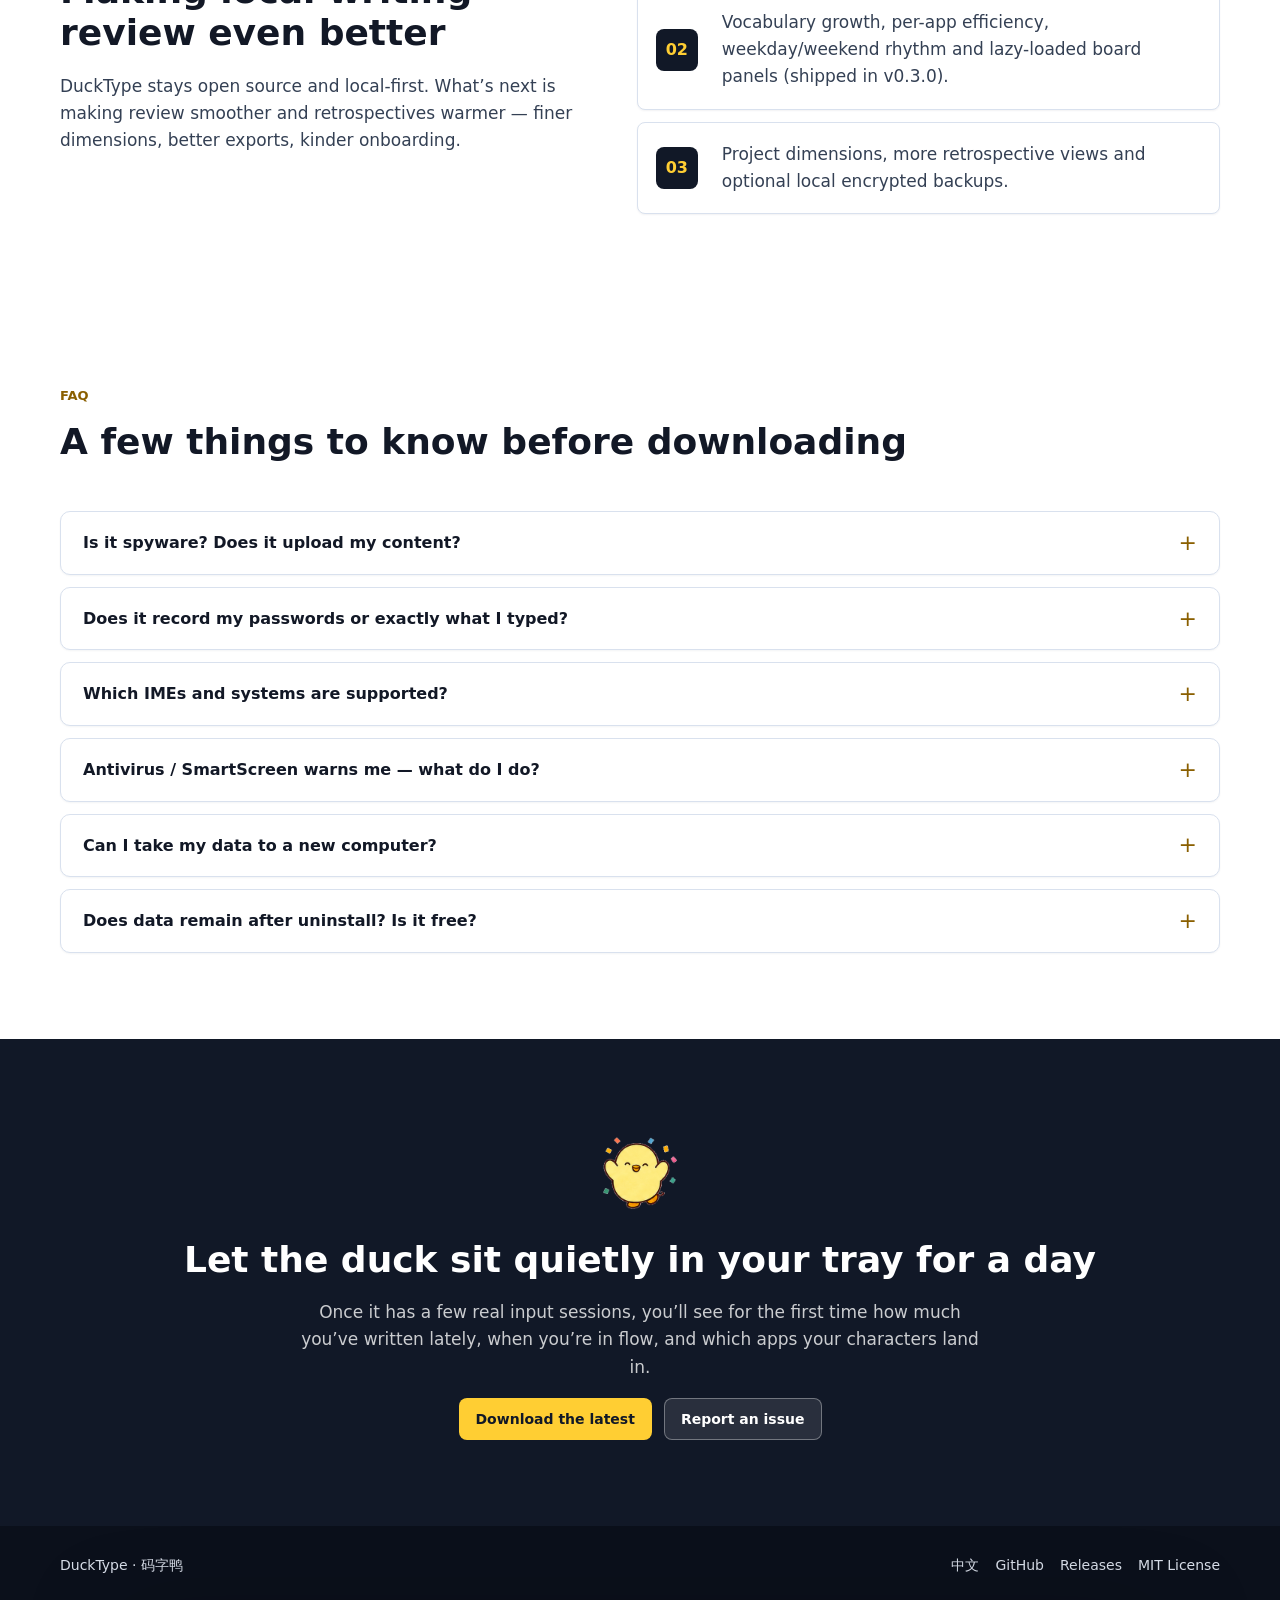
<file: en.html>
<!doctype html>
<html lang="en">
<head>
  <meta charset="utf-8">
  <meta name="viewport" content="width=device-width, initial-scale=1">
  <title>DuckType｜Count only the Chinese characters you actually commit</title>
  <meta name="description" content="DuckType is a local Windows utility that counts only the Chinese characters your IME actually commits to the screen — keeping your writing rhythm, vocabulary, reports and replay on your own machine.">
  <meta property="og:title" content="DuckType">
  <meta property="og:description" content="Counts only the Chinese characters that reach the screen. Local-first. Dashboard, reports, lexicons and an input replay.">
  <meta property="og:image" content="assets/ducktype-dashboard.png">
  <meta name="theme-color" content="#111827">
  <link rel="icon" href="assets/duck.png">
  <link rel="stylesheet" href="styles.css">
</head>
<body>
  <header class="site-header" aria-label="Site navigation">
    <a class="brand" href="#top" aria-label="DuckType home">
      <img src="assets/duck.png" alt="" width="34" height="34">
      <span>DuckType <b>码字鸭</b></span>
    </a>
    <nav class="nav-links" aria-label="Primary">
      <a href="#gallery">Screens</a>
      <a href="#features">Features</a>
      <a href="#why">Why</a>
      <a href="#privacy">Privacy</a>
      <a href="#faq">FAQ</a>
      <a href="#roadmap">Roadmap</a>
      <a href="index.html" hreflang="zh">中文</a>
      <a href="https://github.com/x1324x5/Duck-Type" target="_blank" rel="noopener">GitHub</a>
    </nav>
    <a class="header-action" href="https://github.com/x1324x5/Duck-Type/releases" target="_blank" rel="noopener">
      <svg viewBox="0 0 24 24" aria-hidden="true"><path d="M12 3v12"/><path d="m7 10 5 5 5-5"/><path d="M5 21h14"/></svg>
      Download
    </a>
  </header>

  <main id="top">
    <section class="hero" aria-labelledby="hero-title">
      <div class="hero-content">
        <p class="eyebrow">Local Chinese-input analytics for Windows</p>
        <h1 id="hero-title">DuckType · 码字鸭</h1>
        <p class="hero-lede">It sits quietly in your tray and counts only the Chinese characters your IME actually commits. Pinyin, English and digits are never stored, your data stays on your machine, and scattered keystrokes turn into rhythm, vocabulary, reports and replay.</p>
        <div class="hero-actions" aria-label="Primary actions">
          <a class="button primary" href="https://github.com/x1324x5/Duck-Type/releases" target="_blank" rel="noopener">
            <svg viewBox="0 0 24 24" aria-hidden="true"><path d="M12 3v12"/><path d="m7 10 5 5 5-5"/><path d="M5 21h14"/></svg>
            Download DuckType
          </a>
          <a class="button secondary" href="https://github.com/x1324x5/Duck-Type" target="_blank" rel="noopener">
            <svg viewBox="0 0 24 24" aria-hidden="true"><path d="M9 19c-5 1.5-5-2.5-7-3m14 6v-3.9a3.4 3.4 0 0 0-.9-2.6c3-.3 6.1-1.5 6.1-6.7a5.2 5.2 0 0 0-1.4-3.6 4.8 4.8 0 0 0-.1-3.6s-1.1-.3-3.6 1.4a12.4 12.4 0 0 0-6.6 0C7 2.3 5.9 2.6 5.9 2.6a4.8 4.8 0 0 0-.1 3.6 5.2 5.2 0 0 0-1.4 3.6c0 5.2 3.1 6.4 6.1 6.7a3.4 3.4 0 0 0-.9 2.6V22"/></svg>
            View source
          </a>
        </div>
        <dl class="hero-stats" aria-label="Highlights">
          <div><dt>On-commit only</dt><dd>counts after the IME commits</dd></div>
          <div><dt>Local-first</dt><dd>a SQLite file on your PC</dd></div>
          <div><dt>Reviewable</dt><dd>reports, long images, lexicons, replay</dd></div>
        </dl>
      </div>
    </section>

    <section class="proof band" aria-labelledby="proof-title">
      <div class="section-inner proof-grid">
        <div class="proof-copy">
          <p class="section-kicker">A real dashboard</p>
          <h2 id="proof-title">Turn “how much did I write today” into a rhythm you can read at a glance</h2>
          <p>Headline metrics, daily trends, active hours, per-app breakdowns, top characters and words, parts of speech, a contribution heatmap and full reports all live in one local window. Since 0.3.0 there is also a vocabulary-growth curve, per-app typing speed and a weekday-vs-weekend rhythm; below-the-fold panels load as you scroll, so the first paint is faster. Load the demo data to preview, or let it record quietly from today.</p>
          <img class="duck-decor decor-wave" src="assets/duck-wave.svg" alt="" loading="lazy">
        </div>
        <figure class="screen pop-card">
          <a class="zoomable" href="assets/ducktype-dashboard.png" data-lightbox="DuckType dashboard: last 7 days of characters, speed, active time, edit ratio and goal progress">
            <img src="assets/ducktype-dashboard.png" alt="DuckType dashboard screenshot">
            <span class="zoom-hint">Click to enlarge</span>
          </a>
          <figcaption>Light dashboard: characters, speed, active time, edit ratio and goal progress over the last 7 days.</figcaption>
        </figure>
      </div>
    </section>

    <section class="gallery band alt" id="gallery" aria-labelledby="gallery-title">
      <div class="section-inner">
        <div class="section-heading">
          <div>
            <p class="section-kicker">A tour</p>
            <h2 id="gallery-title">Not a report — a writing scene you can revisit</h2>
          </div>
          <img class="duck-decor decor-think" src="assets/duck-think.svg" alt="" loading="lazy">
        </div>
        <p class="gallery-lede">Beyond the dashboard there are achievements, reports, the input sequence and lexicons. All screenshots use demo data to show how DuckType organizes your input.</p>
        <div class="gallery-grid">
          <figure>
            <a class="zoomable" href="assets/shot-fun.png" data-lightbox="Fun page: achievement badges, long words, favourite words and rare characters">
              <img src="assets/shot-fun.png" alt="Fun page: achievements, long words and favourites" loading="lazy">
              <span class="zoom-hint">Click to enlarge</span>
            </a>
            <figcaption>Fun · badges, long words and favourites — plus your “collected records”</figcaption>
          </figure>
          <figure>
            <a class="zoomable" href="assets/shot-report.png" data-lightbox="Report page: card narrative, period comparison and shareable image">
              <img src="assets/shot-report.png" alt="Report page: card narrative" loading="lazy">
              <span class="zoom-hint">Click to enlarge</span>
            </a>
            <figcaption>Report · cards that translate numbers into plain language, saveable as an image</figcaption>
          </figure>
          <figure>
            <a class="zoomable" href="assets/shot-sequence.png" data-lightbox="Input sequence: a timeline of real committed fragments">
              <img src="assets/shot-sequence.png" alt="Input sequence: timeline of committed fragments" loading="lazy">
              <span class="zoom-hint">Click to enlarge</span>
            </a>
            <figcaption>Sequence · a timeline replay of real committed fragments, filterable by app and keyword</figcaption>
          </figure>
          <figure>
            <a class="zoomable" href="assets/shot-lexicon.png" data-lightbox="Words page: lexicon share pie plus search and tracked terms">
              <img src="assets/shot-lexicon.png" alt="Lexicon share pie" loading="lazy">
              <span class="zoom-hint">Click to enlarge</span>
            </a>
            <figcaption>Words · search, tracked terms and lexicon share pies in one place</figcaption>
          </figure>
        </div>
      </div>
    </section>

    <section class="features band" id="features" aria-labelledby="features-title">
      <div class="section-inner">
        <div class="section-heading">
          <div>
            <p class="section-kicker">Features</p>
            <h2 id="features-title">A local dashboard built for Chinese writers</h2>
          </div>
          <img class="duck-decor decor-coding" src="assets/duck-coding.svg" alt="" loading="lazy">
        </div>
        <ul class="info-chips" aria-label="Feature highlights">
          <li><b>Local-first</b>data stays on your PC</li>
          <li><b>On-commit</b>no keystrokes, no pinyin</li>
          <li><b>New</b>vocabulary growth</li>
          <li><b>New</b>per-app efficiency</li>
          <li><b>New</b>weekday / weekend rhythm</li>
          <li>day review · collected records</li>
          <li>daily / weekly / monthly goals</li>
          <li>open source · MIT</li>
        </ul>
        <div class="feature-grid">
          <article class="feature-card">
            <svg viewBox="0 0 24 24" aria-hidden="true"><path d="M4 19V5"/><path d="M4 19h16"/><path d="M8 16v-5"/><path d="M13 16V8"/><path d="M18 16v-3"/></svg>
            <h3>Committed-character counting</h3>
            <p>It watches the characters your IME actually commits, not keyboard presses. Your Chinese “word count” finally approaches what you really wrote.</p>
          </article>
          <article class="feature-card">
            <svg viewBox="0 0 24 24" aria-hidden="true"><path d="M12 3 4 7v6c0 5 3.5 7.5 8 8 4.5-.5 8-3 8-8V7z"/><path d="m9.5 12 1.8 1.8 3.7-4"/></svg>
            <h3>Privacy by design</h3>
            <p>No pinyin, English, digits or ordinary shortcuts are stored. Password fields are skipped; app blacklist, pause and a retention window are all yours to set.</p>
          </article>
          <article class="feature-card">
            <svg viewBox="0 0 24 24" aria-hidden="true"><path d="M7 3h7l4 4v14H7z"/><path d="M14 3v5h5"/><path d="M9 13h6"/><path d="M9 17h6"/></svg>
            <h3>Reports &amp; long images</h3>
            <p>Daily, weekly, monthly and yearly reports translate the numbers into prose, and export as a share card or a long image with trends, insights and word frequencies.</p>
          </article>
          <article class="feature-card">
            <svg viewBox="0 0 24 24" aria-hidden="true"><path d="M4 5a2 2 0 0 1 2-2h13v16H6a2 2 0 0 0-2 2z"/><path d="M19 17H6a2 2 0 0 0-2 2"/><path d="M9 7h6"/><path d="M9 11h4"/></svg>
            <h3>Tracked terms &amp; lexicons</h3>
            <p>Names, codenames, catchphrases and custom lexicons are counted exactly — perfect for watching long-term themes and habits the segmenter would miss.</p>
          </article>
          <article class="feature-card">
            <svg viewBox="0 0 24 24" aria-hidden="true"><path d="M8 6h13"/><path d="M8 12h13"/><path d="M8 18h13"/><path d="M3 6h.01"/><path d="M3 12h.01"/><path d="M3 18h.01"/></svg>
            <h3>Input sequence</h3>
            <p>Replay your real committed fragments on a timeline, filter by app and keyword, and export to TXT, CSV or JSON for further analysis.</p>
          </article>
          <article class="feature-card">
            <svg viewBox="0 0 24 24" aria-hidden="true"><path d="M12 2a10 10 0 1 0 10 10"/><path d="M12 12 19 5"/><path d="M8 14h8"/></svg>
            <h3>The mini duck</h3>
            <p>A floating, always-on-top counter shows your typing speed on a gauge, with a speed sparkline, session count, daily goal and a clock — no need to open the full dashboard while writing.</p>
          </article>
          <article class="feature-card">
            <svg viewBox="0 0 24 24" aria-hidden="true"><path d="M3 3v18h18"/><path d="M7 15l4-5 3 3 5-7"/></svg>
            <h3>Vocabulary growth <small>0.3.0</small></h3>
            <p>Every distinct word and character you have ever written, accumulated by the day it first appeared — an ever-rising curve that shows your vocabulary getting bigger.</p>
          </article>
          <article class="feature-card">
            <svg viewBox="0 0 24 24" aria-hidden="true"><path d="M13 2 3 14h7l-1 8 10-12h-7z"/></svg>
            <h3>Efficiency &amp; rhythm <small>0.3.0</small></h3>
            <p>A per-app typing-speed ranking plus a weekday-vs-weekend average — see where you write fastest and whether your output leans toward weekdays or weekends.</p>
          </article>
        </div>
      </div>
    </section>

    <section class="compare band" id="why" aria-labelledby="compare-title">
      <div class="section-inner">
        <div class="section-heading">
          <div>
            <p class="section-kicker">Why it’s different</p>
            <h2 id="compare-title">Counting “keys” and counting “characters actually written” are not the same thing</h2>
          </div>
        </div>
        <p class="gallery-lede">Chinese input turns a string of pinyin into a word — how many keys you pressed has almost nothing to do with how much you wrote. Ordinary trackers count the former; DuckType counts only the latter.</p>
        <div class="vs">
          <div class="vs-card vs-keys">
            <div class="vs-tag">Ordinary key counting</div>
            <div class="vs-keys-row" aria-hidden="true">
              <span>m</span><span>a</span><span>␣</span><span>z</span><span>i</span><span>␣</span><span>y</span><span>a</span><span>␣</span><span>2</span>
            </div>
            <div class="vs-num">≈ 12<small>keys</small></div>
            <p class="vs-note">Typing pinyin, paging, picking candidates — every action counts as “input”, inflating the number so it tells you nothing about real output.</p>
          </div>
          <div class="vs-arrow" aria-hidden="true">
            <svg viewBox="0 0 48 24"><path d="M2 12h40"/><path d="m34 4 8 8-8 8"/></svg>
            <span>same sentence</span>
          </div>
          <div class="vs-card vs-chars">
            <div class="vs-tag">DuckType counts on commit</div>
            <div class="vs-chars-row">
              <b>码</b><b>字</b><b>鸭</b>
            </div>
            <div class="vs-num accent">3<small>characters</small></div>
            <p class="vs-note">Counted only the moment the IME commits a character. Pinyin, paging, English and digits don’t count — this is what you actually wrote.</p>
          </div>
        </div>
      </div>
    </section>

    <section class="privacy band alt" id="privacy" aria-labelledby="privacy-title">
      <div class="section-inner privacy-layout">
        <div>
          <p class="section-kicker">Local-first</p>
          <h2 id="privacy-title">Track your own writing without becoming spyware</h2>
          <p>DuckType’s core data is each committed character, its timestamp and the app at the time. Everything stays in a data folder you choose; backup, migration and deletion are all under your control.</p>
          <ul class="check-list">
            <li>Never uploads your input.</li>
            <li>Never stores pinyin, English or digits.</li>
            <li>Large pastes are ignored.</li>
            <li>Common password managers are blacklisted by default.</li>
            <li>Export the whole database as a <code>.duckpack</code> backup.</li>
          </ul>
        </div>
        <aside class="privacy-panel" aria-label="Local data layout">
          <h3>Local files</h3>
          <div class="file-row"><span>ducktype.db</span><b>SQLite database</b></div>
          <div class="file-row"><span>config.json</span><b>your settings</b></div>
          <div class="file-row"><span>phrases.txt</span><b>ticker quotes</b></div>
          <div class="file-row"><span>.duckpack</span><b>migration backup</b></div>
        </aside>
      </div>
    </section>

    <section class="audience band" aria-labelledby="audience-title">
      <div class="section-inner">
        <p class="section-kicker">Who it’s for</p>
        <h2 id="audience-title">Anyone who writes in Chinese long-term wants to see their own rhythm</h2>
        <div class="audience-grid">
          <article><h3>Students &amp; researchers</h3><p>See real progress through papers, notes, proposals and revisions.</p></article>
          <article><h3>Content creators</h3><p>Use weekly reports and word frequencies to review themes and output.</p></article>
          <article><h3>Novelists &amp; long-form writers</h3><p>Turn daily goals, streaks and project vocabulary into long-term feedback.</p></article>
          <article><h3>Heavy note-takers</h3><p>Know which apps you write most in, and when you’re in flow.</p></article>
        </div>
      </div>
    </section>

    <section class="mini band alt" aria-labelledby="mini-title">
      <div class="section-inner mini-layout">
        <figure class="mini-art">
          <img src="assets/mini-counter.png" alt="DuckType mini duck illustration">
        </figure>
        <div>
          <p class="section-kicker">Floating window</p>
          <h2 id="mini-title">While writing, keep just the mini duck</h2>
          <p>The full dashboard is for review; the mini duck is for the moment you’re writing. A gauge needle shows your typing speed, alongside a one-minute speed sparkline, this session, today’s count, goal progress and a live clock. Toggle it with a global hotkey; closing it returns to the main dashboard.</p>
          <a class="text-link" href="https://github.com/x1324x5/Duck-Type#快速开始" target="_blank" rel="noopener">See quick start</a>
        </div>
      </div>
    </section>

    <section class="roadmap band" id="roadmap" aria-labelledby="roadmap-title">
      <div class="section-inner roadmap-grid">
        <div>
          <p class="section-kicker">Open &amp; ahead</p>
          <h2 id="roadmap-title">Making local writing review even better</h2>
          <p>DuckType stays open source and local-first. What’s next is making review smoother and retrospectives warmer — finer dimensions, better exports, kinder onboarding.</p>
        </div>
        <div class="roadmap-list">
          <div><span>01</span><p>Day review, collected records, daily/weekly/monthly goals and Markdown weekly reports (shipped in v0.2.9).</p></div>
          <div><span>02</span><p>Vocabulary growth, per-app efficiency, weekday/weekend rhythm and lazy-loaded board panels (shipped in v0.3.0).</p></div>
          <div><span>03</span><p>Project dimensions, more retrospective views and optional local encrypted backups.</p></div>
        </div>
      </div>
    </section>

    <section class="faq band" id="faq" aria-labelledby="faq-title">
      <div class="section-inner">
        <div class="section-heading">
          <div>
            <p class="section-kicker">FAQ</p>
            <h2 id="faq-title">A few things to know before downloading</h2>
          </div>
        </div>
        <div class="faq-list">
          <details>
            <summary>Is it spyware? Does it upload my content?</summary>
            <p>No. DuckType never connects to the network and never uploads any input. It only records, on your machine, “each committed character + time + the app at the time.” All data lives in a folder you choose; deletion, backup and migration are up to you.</p>
          </details>
          <details>
            <summary>Does it record my passwords or exactly what I typed?</summary>
            <p>Pinyin, English and digits are never stored; large pastes are ignored; common password managers are blacklisted by default and password fields are skipped. You can blacklist more apps or pause anytime.</p>
          </details>
          <details>
            <summary>Which IMEs and systems are supported?</summary>
            <p>Windows only for now. It hooks into the system Text Services Framework (TSF) to capture committed characters, so mainstream pinyin / wubi IMEs work; classic edit controls have a fallback path too.</p>
          </details>
          <details>
            <summary>Antivirus / SmartScreen warns me — what do I do?</summary>
            <p>The build is currently <b>unsigned</b>, so Windows SmartScreen may show “Windows protected your PC / unknown publisher.” That doesn’t mean it’s malware — it just hasn’t bought a code-signing certificate or built download reputation yet. To run it: click “<b>More info → Run anyway</b>.” To verify integrity, compare the <b>SHA-256</b> shipped with each release (<code>Get-FileHash .\DuckType.exe -Algorithm SHA256</code>) and only download from the official Releases page. You can also build from source.</p>
          </details>
          <details>
            <summary>Can I take my data to a new computer?</summary>
            <p>Yes. Under Settings → Data, export the whole database as a single <code>.duckpack</code> file and import it on the new machine; stats, lexicons and goals all migrate together.</p>
          </details>
          <details>
            <summary>Does data remain after uninstall? Is it free?</summary>
            <p>Data lives in the local folder you chose; uninstalling won’t touch it, and you can delete it by hand once you’re sure. The software itself is completely free and open source (MIT).</p>
          </details>
        </div>
      </div>
    </section>

    <section class="cta band" aria-labelledby="cta-title">
      <div class="section-inner cta-inner">
        <img src="assets/duck-celebrate.svg" alt="" width="96" height="96">
        <h2 id="cta-title">Let the duck sit quietly in your tray for a day</h2>
        <p>Once it has a few real input sessions, you’ll see for the first time how much you’ve written lately, when you’re in flow, and which apps your characters land in.</p>
        <div class="hero-actions">
          <a class="button primary" href="https://github.com/x1324x5/Duck-Type/releases" target="_blank" rel="noopener">Download the latest</a>
          <a class="button secondary" href="https://github.com/x1324x5/Duck-Type/issues" target="_blank" rel="noopener">Report an issue</a>
        </div>
      </div>
    </section>
  </main>

  <footer class="site-footer">
    <div class="section-inner footer-inner">
      <span>DuckType · 码字鸭</span>
      <div>
        <a href="index.html" hreflang="zh">中文</a>
        <a href="https://github.com/x1324x5/Duck-Type" target="_blank" rel="noopener">GitHub</a>
        <a href="https://github.com/x1324x5/Duck-Type/releases" target="_blank" rel="noopener">Releases</a>
        <a href="https://github.com/x1324x5/Duck-Type/blob/main/LICENSE" target="_blank" rel="noopener">MIT License</a>
      </div>
    </div>
  </footer>
  <dialog class="lightbox" id="lightbox" aria-label="Screenshot preview">
    <button class="lightbox-close" type="button" aria-label="Close">×</button>
    <div class="lightbox-scroll">
      <img id="lightbox-img" alt="">
    </div>
    <p id="lightbox-caption"></p>
  </dialog>
  <script src="site.js"></script>
</body>
</html>
</file>
<file: styles.css>
:root {
  color-scheme: light;
  --ink: #121826;
  --ink-soft: #344054;
  --muted: #667085;
  --paper: #f6f8fc;
  --surface: #ffffff;
  --line: #d9e1ee;
  --amber: #d79600;
  --amber-dark: #8a5f00;
  --green: #14936b;
  --blue: #3867d6;
  --coral: #dd5e4f;
  --shadow: 0 18px 46px rgba(28, 39, 61, 0.14);
}

* {
  box-sizing: border-box;
}

html {
  scroll-behavior: smooth;
}

body {
  margin: 0;
  color: var(--ink);
  background: var(--paper);
  font-family: "Segoe UI", "Microsoft YaHei", system-ui, sans-serif;
  line-height: 1.6;
  letter-spacing: 0;
  text-rendering: optimizeLegibility;
  -webkit-font-smoothing: antialiased;
}

img {
  max-width: 100%;
  display: block;
}

a {
  color: inherit;
}

.site-header {
  position: fixed;
  inset: 0 0 auto;
  z-index: 20;
  height: 72px;
  display: flex;
  align-items: center;
  gap: 26px;
  padding: 0 44px;
  color: #ffffff;
  background: rgba(17, 24, 39, 0.74);
  border-bottom: 1px solid rgba(255, 255, 255, 0.16);
  backdrop-filter: blur(14px);
}

.brand {
  display: inline-flex;
  align-items: center;
  gap: 10px;
  text-decoration: none;
  font-size: 18px;
  font-weight: 700;
  white-space: nowrap;
}

.brand img {
  border-radius: 8px;
}

.brand b {
  font-weight: 600;
  color: #ffd766;
}

.nav-links {
  display: flex;
  align-items: center;
  gap: 20px;
  margin-left: auto;
  color: rgba(255, 255, 255, 0.78);
  font-size: 14px;
}

.nav-links a {
  text-decoration: none;
}

.nav-links a:hover {
  color: #ffffff;
}

.header-action,
.button {
  display: inline-flex;
  align-items: center;
  justify-content: center;
  gap: 8px;
  min-height: 42px;
  padding: 0 16px;
  border-radius: 8px;
  text-decoration: none;
  font-weight: 700;
  font-size: 14px;
  border: 1px solid transparent;
}

.header-action {
  color: #111827;
  background: #ffce33;
}

.header-action:hover,
.button.primary:hover {
  background: #f5bd16;
}

svg {
  width: 18px;
  height: 18px;
  fill: none;
  stroke: currentColor;
  stroke-width: 2;
  stroke-linecap: round;
  stroke-linejoin: round;
  flex: 0 0 auto;
}

.hero {
  min-height: 78vh;
  display: flex;
  align-items: center;
  padding: 116px 44px 90px;
  color: #ffffff;
  background-image: url("assets/ducktype-dashboard.png");
  background-size: cover;
  background-position: center top;
  position: relative;
  overflow: hidden;
}

.hero::before {
  content: "";
  position: absolute;
  inset: 0;
  background: rgba(8, 13, 23, 0.68);
}

.hero-content {
  position: relative;
  z-index: 1;
  width: min(760px, 100%);
  text-shadow: 0 2px 18px rgba(0, 0, 0, 0.42);
}

.eyebrow,
.section-kicker {
  margin: 0 0 14px;
  color: #ffce33;
  font-size: 13px;
  font-weight: 800;
}

h1,
h2,
h3,
p {
  margin-top: 0;
}

h1 {
  margin-bottom: 18px;
  font-size: 56px;
  line-height: 1.05;
  letter-spacing: 0;
}

.hero-lede {
  max-width: 680px;
  margin-bottom: 26px;
  color: rgba(255, 255, 255, 0.86);
  font-size: 20px;
}

.hero-actions {
  display: flex;
  align-items: center;
  gap: 12px;
  flex-wrap: wrap;
}

.button.primary {
  color: #111827;
  background: #ffce33;
}

.button.secondary {
  color: #ffffff;
  border-color: rgba(255, 255, 255, 0.34);
  background: rgba(255, 255, 255, 0.10);
}

.button.secondary:hover {
  background: rgba(255, 255, 255, 0.18);
}

.hero-stats {
  display: grid;
  grid-template-columns: repeat(3, minmax(0, 1fr));
  gap: 10px;
  max-width: 720px;
  margin: 38px 0 0;
}

.hero-stats div {
  padding: 14px 16px;
  border: 1px solid rgba(255, 255, 255, 0.18);
  border-radius: 8px;
  background: rgba(255, 255, 255, 0.10);
  text-shadow: none;
}

.hero-stats dt {
  font-weight: 800;
  font-size: 16px;
}

.hero-stats dd {
  margin: 2px 0 0;
  color: rgba(255, 255, 255, 0.74);
  font-size: 13px;
}

.band {
  padding: 86px 44px;
  background: var(--surface);
}

.band.alt {
  background: #eef3f9;
}

.section-inner {
  width: min(1160px, 100%);
  margin: 0 auto;
}

.section-kicker {
  color: var(--amber-dark);
}

h2 {
  margin-bottom: 18px;
  color: var(--ink);
  font-size: 36px;
  line-height: 1.18;
  letter-spacing: 0;
}

h3 {
  margin-bottom: 8px;
  font-size: 18px;
  line-height: 1.3;
  letter-spacing: 0;
}

.proof-grid,
.privacy-layout,
.mini-layout,
.roadmap-grid {
  display: grid;
  grid-template-columns: 0.9fr 1.3fr;
  gap: 52px;
  align-items: center;
}

.proof p,
.privacy p,
.mini p,
.roadmap p,
.cta p {
  color: var(--ink-soft);
  font-size: 17px;
}

.screen {
  margin: 0;
}

.pop-card {
  position: relative;
}

.proof-copy {
  position: relative;
}

.screen > .zoomable > img {
  border: 1px solid var(--line);
  border-radius: 8px;
  box-shadow: var(--shadow);
}

.screen figcaption {
  margin-top: 10px;
  color: var(--muted);
  font-size: 13px;
}

.zoomable {
  position: relative;
  display: block;
  color: inherit;
  text-decoration: none;
  cursor: zoom-in;
}

.zoomable img {
  transition: transform 0.18s ease, box-shadow 0.18s ease, filter 0.18s ease;
}

.zoomable:hover img {
  transform: translateY(-2px);
  filter: saturate(1.04);
}

.zoom-hint {
  position: absolute;
  right: 12px;
  bottom: 12px;
  padding: 6px 10px;
  border-radius: 8px;
  color: #ffffff;
  background: rgba(17, 24, 39, 0.78);
  border: 1px solid rgba(255, 255, 255, 0.22);
  font-size: 12px;
  font-weight: 700;
  opacity: 0;
  transform: translateY(4px);
  transition: opacity 0.18s ease, transform 0.18s ease;
}

.zoomable:hover .zoom-hint,
.zoomable:focus-visible .zoom-hint {
  opacity: 1;
  transform: translateY(0);
}

.section-heading {
  display: flex;
  align-items: flex-start;
  justify-content: space-between;
  gap: 24px;
}

.duck-decor {
  width: 92px;
  max-height: 92px;
  object-fit: contain;
  flex: 0 0 auto;
  pointer-events: none;
}

.decor-wave {
  width: 108px;
  margin-top: 20px;
  filter: drop-shadow(0 12px 22px rgba(28, 39, 61, 0.16));
}

.decor-think,
.decor-coding {
  margin-top: -12px;
}

.feature-grid,
.audience-grid {
  display: grid;
  grid-template-columns: repeat(3, minmax(0, 1fr));
  gap: 16px;
  margin-top: 34px;
}

/* feature info chips */
.info-chips {
  display: flex;
  flex-wrap: wrap;
  gap: 10px;
  margin: 22px 0 0;
  padding: 0;
  list-style: none;
}

.info-chips li {
  display: inline-flex;
  align-items: center;
  gap: 6px;
  padding: 7px 13px;
  border: 1px solid var(--line);
  border-radius: 999px;
  background: var(--surface);
  color: var(--ink-soft);
  font-size: 13.5px;
  font-weight: 600;
  box-shadow: 0 1px 2px rgba(28, 39, 61, 0.05);
}

.info-chips li b {
  display: inline-flex;
  align-items: center;
  padding: 1px 8px;
  border-radius: 999px;
  background: #fff3cf;
  color: var(--amber-dark);
  font-size: 12px;
  font-weight: 800;
}

/* keys-vs-chars comparison */
.vs {
  display: grid;
  grid-template-columns: 1fr auto 1fr;
  gap: 24px;
  align-items: center;
  margin-top: 30px;
}

.vs-card {
  padding: 26px;
  border: 1px solid var(--line);
  border-radius: 12px;
  background: var(--surface);
  box-shadow: var(--shadow);
}

.vs-chars {
  border-color: #ffe39a;
  background: linear-gradient(180deg, #fffaf0, #ffffff);
}

.vs-tag {
  color: var(--muted);
  font-size: 13px;
  font-weight: 700;
}

.vs-keys-row {
  display: flex;
  flex-wrap: wrap;
  gap: 7px;
  margin: 18px 0;
}

.vs-keys-row span {
  display: inline-flex;
  align-items: center;
  justify-content: center;
  min-width: 30px;
  height: 34px;
  padding: 0 6px;
  border: 1px solid var(--line);
  border-bottom-width: 3px;
  border-radius: 7px;
  background: #f3f6fc;
  color: var(--ink-soft);
  font-size: 14px;
  font-weight: 700;
}

.vs-chars-row {
  display: flex;
  gap: 12px;
  margin: 14px 0;
}

.vs-chars-row b {
  display: inline-flex;
  align-items: center;
  justify-content: center;
  width: 56px;
  height: 56px;
  border-radius: 12px;
  background: #ffce33;
  color: #1c2436;
  font-size: 30px;
  font-weight: 800;
}

.vs-num {
  font-size: 38px;
  font-weight: 800;
  line-height: 1;
  color: var(--ink);
}

.vs-num.accent {
  color: var(--amber-dark);
}

.vs-num small {
  margin-left: 8px;
  font-size: 15px;
  font-weight: 600;
  color: var(--muted);
}

.vs-note {
  margin: 12px 0 0;
  color: var(--muted);
  font-size: 14px;
}

.vs-arrow {
  display: grid;
  justify-items: center;
  gap: 6px;
  color: var(--muted);
}

.vs-arrow svg {
  width: 48px;
  height: 24px;
}

.vs-arrow span {
  font-size: 12px;
  font-weight: 700;
}

@media (max-width: 760px) {
  .vs {
    grid-template-columns: 1fr;
  }

  .vs-arrow svg {
    transform: rotate(90deg);
  }
}

/* FAQ */
.faq-list {
  display: grid;
  gap: 12px;
  margin-top: 30px;
}

.faq-list details {
  border: 1px solid var(--line);
  border-radius: 10px;
  background: var(--surface);
  box-shadow: 0 1px 2px rgba(28, 39, 61, 0.05);
  overflow: hidden;
}

.faq-list summary {
  list-style: none;
  cursor: pointer;
  padding: 18px 22px;
  font-size: 16px;
  font-weight: 700;
  color: var(--ink);
  position: relative;
  padding-right: 48px;
}

.faq-list summary::-webkit-details-marker {
  display: none;
}

.faq-list summary::after {
  content: "+";
  position: absolute;
  right: 22px;
  top: 50%;
  transform: translateY(-50%);
  font-size: 22px;
  font-weight: 400;
  color: var(--amber-dark);
  transition: transform 0.2s ease;
}

.faq-list details[open] summary::after {
  content: "−";
}

.faq-list details p {
  margin: 0;
  padding: 0 22px 20px;
  color: var(--ink-soft);
  font-size: 15px;
  line-height: 1.7;
}

code {
  padding: 1px 6px;
  border-radius: 5px;
  background: rgba(28, 39, 61, 0.07);
  font-family: "SFMono-Regular", Consolas, monospace;
  font-size: 0.9em;
}

.gallery-lede {
  max-width: 720px;
  color: var(--ink-soft);
  font-size: 17px;
}

.gallery-grid {
  display: grid;
  grid-template-columns: repeat(2, minmax(0, 1fr));
  gap: 24px;
  margin-top: 30px;
}

.gallery-grid figure {
  margin: 0;
}

.gallery-grid .zoomable img {
  width: 100%;
  border: 1px solid var(--line);
  border-radius: 10px;
  box-shadow: var(--shadow);
}

.gallery-grid figcaption {
  margin-top: 10px;
  color: var(--muted);
  font-size: 13.5px;
}

@media (max-width: 760px) {
  .gallery-grid {
    grid-template-columns: 1fr;
  }
}

.feature-card,
.audience-grid article,
.privacy-panel,
.roadmap-list > div {
  border: 1px solid var(--line);
  border-radius: 8px;
  background: var(--surface);
  box-shadow: 0 1px 2px rgba(28, 39, 61, 0.06);
}

.feature-card {
  padding: 22px;
  min-height: 218px;
}

.feature-card svg {
  width: 30px;
  height: 30px;
  margin-bottom: 18px;
  color: var(--blue);
}

.feature-card:nth-child(2) svg,
.feature-card:nth-child(4) svg {
  color: var(--green);
}

.feature-card:nth-child(3) svg,
.feature-card:nth-child(6) svg {
  color: var(--amber-dark);
}

.feature-card p,
.audience-grid p {
  margin-bottom: 0;
  color: var(--muted);
  font-size: 15px;
}

.check-list {
  display: grid;
  gap: 10px;
  margin: 24px 0 0;
  padding: 0;
  list-style: none;
}

.check-list li {
  position: relative;
  padding-left: 28px;
  color: var(--ink-soft);
}

.check-list li::before {
  content: "";
  position: absolute;
  left: 0;
  top: 8px;
  width: 14px;
  height: 14px;
  border-radius: 4px;
  background: var(--green);
  box-shadow: inset 0 0 0 4px #d9f4ea;
}

.privacy-panel {
  padding: 24px;
}

.privacy-panel h3 {
  margin-bottom: 18px;
}

.file-row {
  display: flex;
  justify-content: space-between;
  gap: 16px;
  padding: 13px 0;
  border-top: 1px solid var(--line);
  color: var(--muted);
}

.file-row b {
  color: var(--ink);
  font-size: 14px;
  white-space: nowrap;
}

.audience-grid article {
  padding: 20px;
}

.audience-grid {
  grid-template-columns: repeat(4, minmax(0, 1fr));
}

.mini-layout {
  grid-template-columns: 0.7fr 1fr;
}

.mini-art {
  margin: 0;
  display: grid;
  place-items: center;
  min-height: 340px;
  border-radius: 8px;
  background: #ecf7f2;
  border: 1px solid #cbe7da;
}

.mini-art img {
  width: min(300px, 88%);
}

.text-link {
  display: inline-flex;
  align-items: center;
  margin-top: 12px;
  color: var(--blue);
  font-weight: 700;
  text-decoration: none;
}

.text-link:hover {
  text-decoration: underline;
}

.roadmap-grid {
  grid-template-columns: 0.9fr 1fr;
}

.roadmap-list {
  display: grid;
  gap: 12px;
}

.roadmap-list > div {
  display: grid;
  grid-template-columns: 52px 1fr;
  gap: 14px;
  align-items: center;
  padding: 18px;
}

.roadmap-list span {
  display: inline-flex;
  align-items: center;
  justify-content: center;
  width: 42px;
  height: 42px;
  border-radius: 8px;
  background: #111827;
  color: #ffce33;
  font-weight: 800;
}

.roadmap-list p {
  margin: 0;
}

.cta {
  text-align: center;
  color: #ffffff;
  background: #111827;
}

.cta-inner {
  display: grid;
  justify-items: center;
}

.cta img {
  margin-bottom: 18px;
  width: 96px;
  height: 96px;
  object-fit: contain;
}

.cta h2 {
  color: #ffffff;
}

.cta p {
  max-width: 680px;
  color: rgba(255, 255, 255, 0.78);
}

.site-footer {
  padding: 28px 44px;
  color: #d8dee9;
  background: #0b101b;
  font-size: 14px;
}

.lightbox {
  width: min(1040px, calc(100vw - 32px));
  max-height: calc(100vh - 32px);
  padding: 0;
  border: 0;
  border-radius: 12px;
  background: #0b101b;
  color: #ffffff;
  box-shadow: 0 30px 90px rgba(0, 0, 0, 0.55);
  overflow: hidden;
  display: flex;
  flex-direction: column;
}

.lightbox::backdrop {
  background: rgba(5, 9, 16, 0.82);
  backdrop-filter: blur(4px);
}

/* Scrollable viewport: the image fills the dialog width and tall captures
   scroll vertically, so text stays large and readable instead of being
   shrunk to fit one screen. */
.lightbox-scroll {
  flex: 1 1 auto;
  min-height: 0;
  overflow: auto;
  -webkit-overflow-scrolling: touch;
  background: #0b101b;
}

.lightbox img {
  display: block;
  width: 100%;
  height: auto;
  background: transparent;
}

.lightbox p {
  flex: 0 0 auto;
  margin: 0;
  padding: 12px 48px 12px 16px;
  color: rgba(255, 255, 255, 0.78);
  font-size: 14px;
  border-top: 1px solid rgba(255, 255, 255, 0.08);
}

.lightbox-close {
  position: absolute;
  right: 14px;
  top: 12px;
  width: 34px;
  height: 34px;
  border: 1px solid rgba(255, 255, 255, 0.22);
  border-radius: 8px;
  color: #ffffff;
  background: rgba(255, 255, 255, 0.10);
  cursor: pointer;
  font-size: 24px;
  line-height: 1;
}

.lightbox-close:hover {
  background: rgba(255, 255, 255, 0.18);
}

.footer-inner {
  display: flex;
  align-items: center;
  justify-content: space-between;
  gap: 18px;
}

.footer-inner div {
  display: flex;
  gap: 16px;
  flex-wrap: wrap;
}

.footer-inner a {
  color: #d8dee9;
  text-decoration: none;
}

.footer-inner a:hover {
  color: #ffce33;
}

@media (max-width: 980px) {
  .site-header {
    padding: 0 22px;
  }

  .nav-links {
    display: none;
  }

  h1 {
    font-size: 44px;
  }

  h2 {
    font-size: 30px;
  }

  .proof-grid,
  .privacy-layout,
  .mini-layout,
  .roadmap-grid {
    grid-template-columns: 1fr;
  }

  .feature-grid,
  .audience-grid {
    grid-template-columns: repeat(2, minmax(0, 1fr));
  }

  .decor-wave {
    width: 82px;
  }
}

@media (max-width: 640px) {
  .site-header {
    height: 64px;
    padding: 0 16px;
  }

  .brand {
    font-size: 15px;
  }

  .brand img {
    width: 30px;
    height: 30px;
  }

  .header-action {
    min-height: 36px;
    padding: 0 12px;
  }

  .hero {
    min-height: 76vh;
    padding: 96px 20px 68px;
  }

  .hero::before {
    background: rgba(8, 13, 23, 0.74);
  }

  h1 {
    font-size: 38px;
  }

  .hero-lede {
    font-size: 17px;
  }

  .hero-stats {
    grid-template-columns: 1fr;
  }

  .band {
    padding: 64px 20px;
  }

  h2 {
    font-size: 27px;
  }

  .feature-grid,
  .audience-grid {
    grid-template-columns: 1fr;
  }

  .section-heading {
    align-items: center;
  }

  .duck-decor {
    width: 68px;
    max-height: 68px;
  }

  .zoom-hint {
    opacity: 1;
    transform: none;
    font-size: 11px;
  }

  .lightbox {
    width: calc(100vw - 20px);
  }

  .footer-inner {
    align-items: flex-start;
    flex-direction: column;
  }
}
</file>
